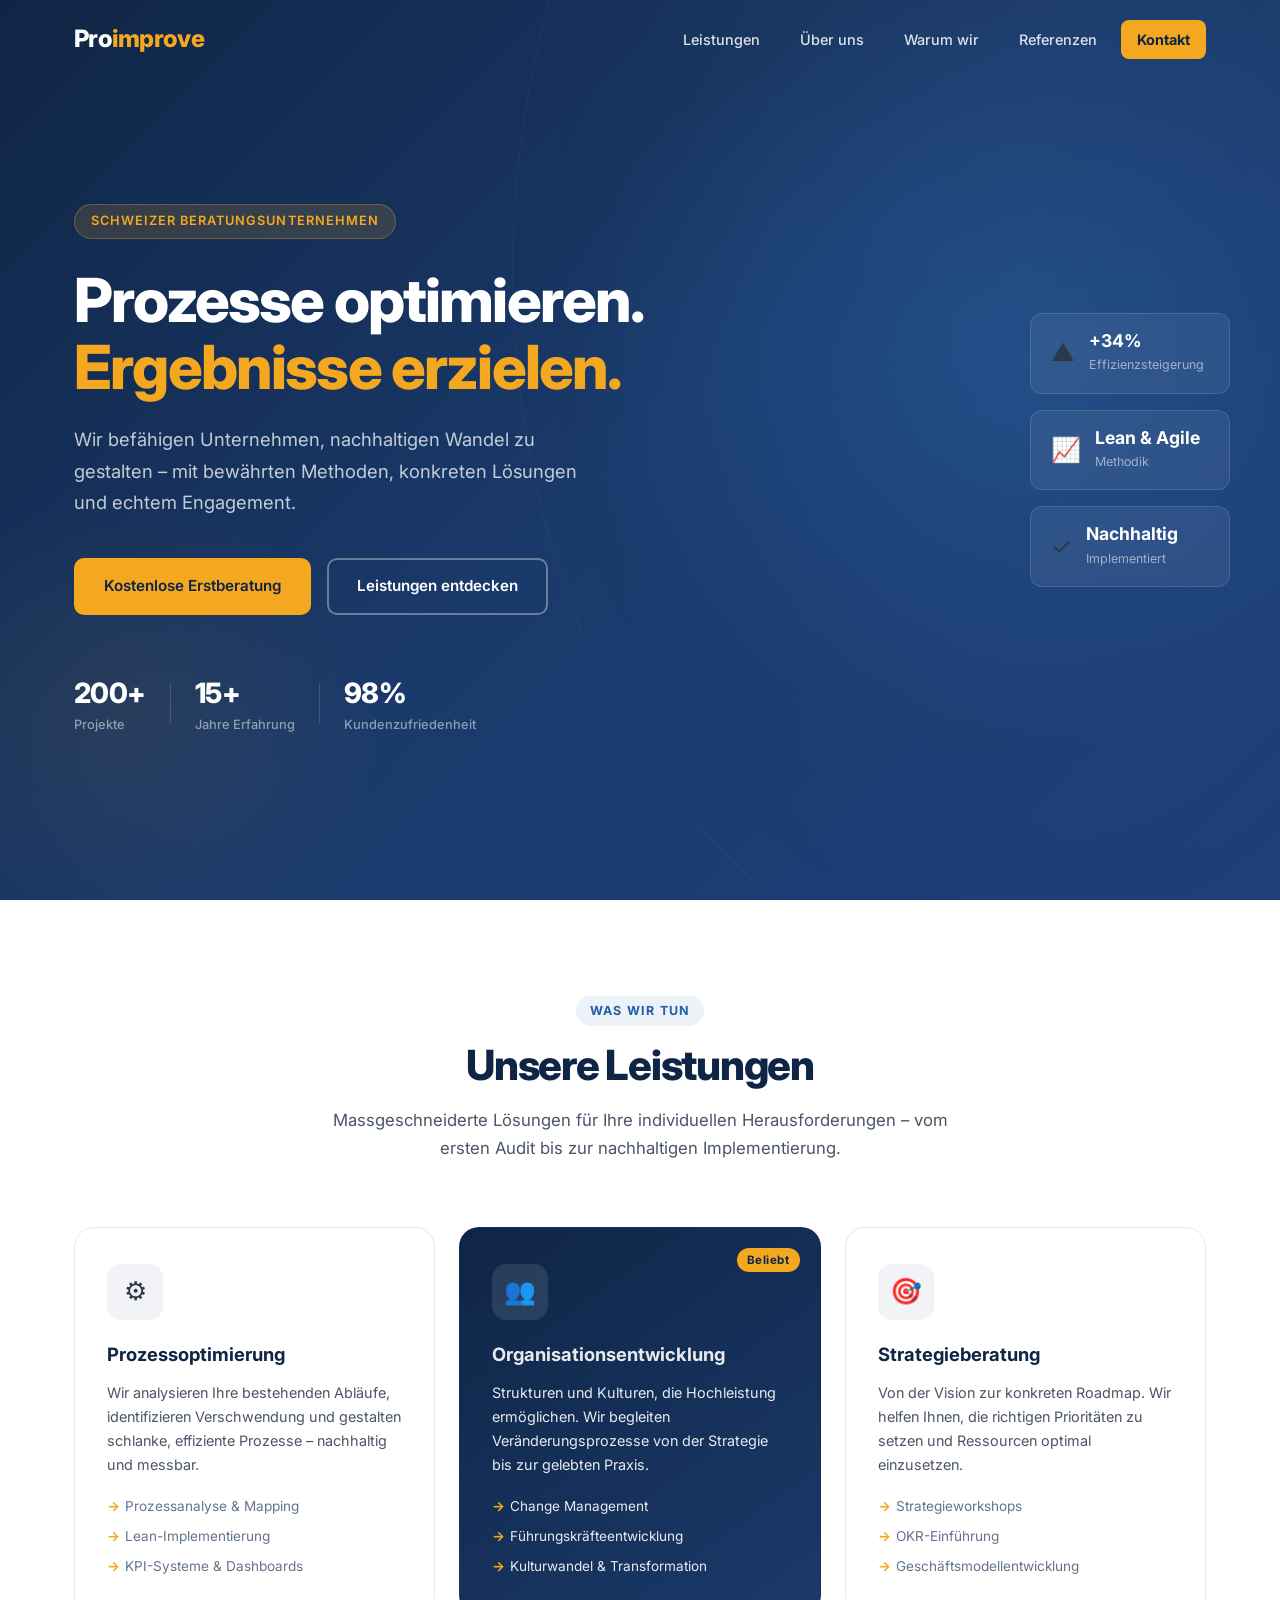
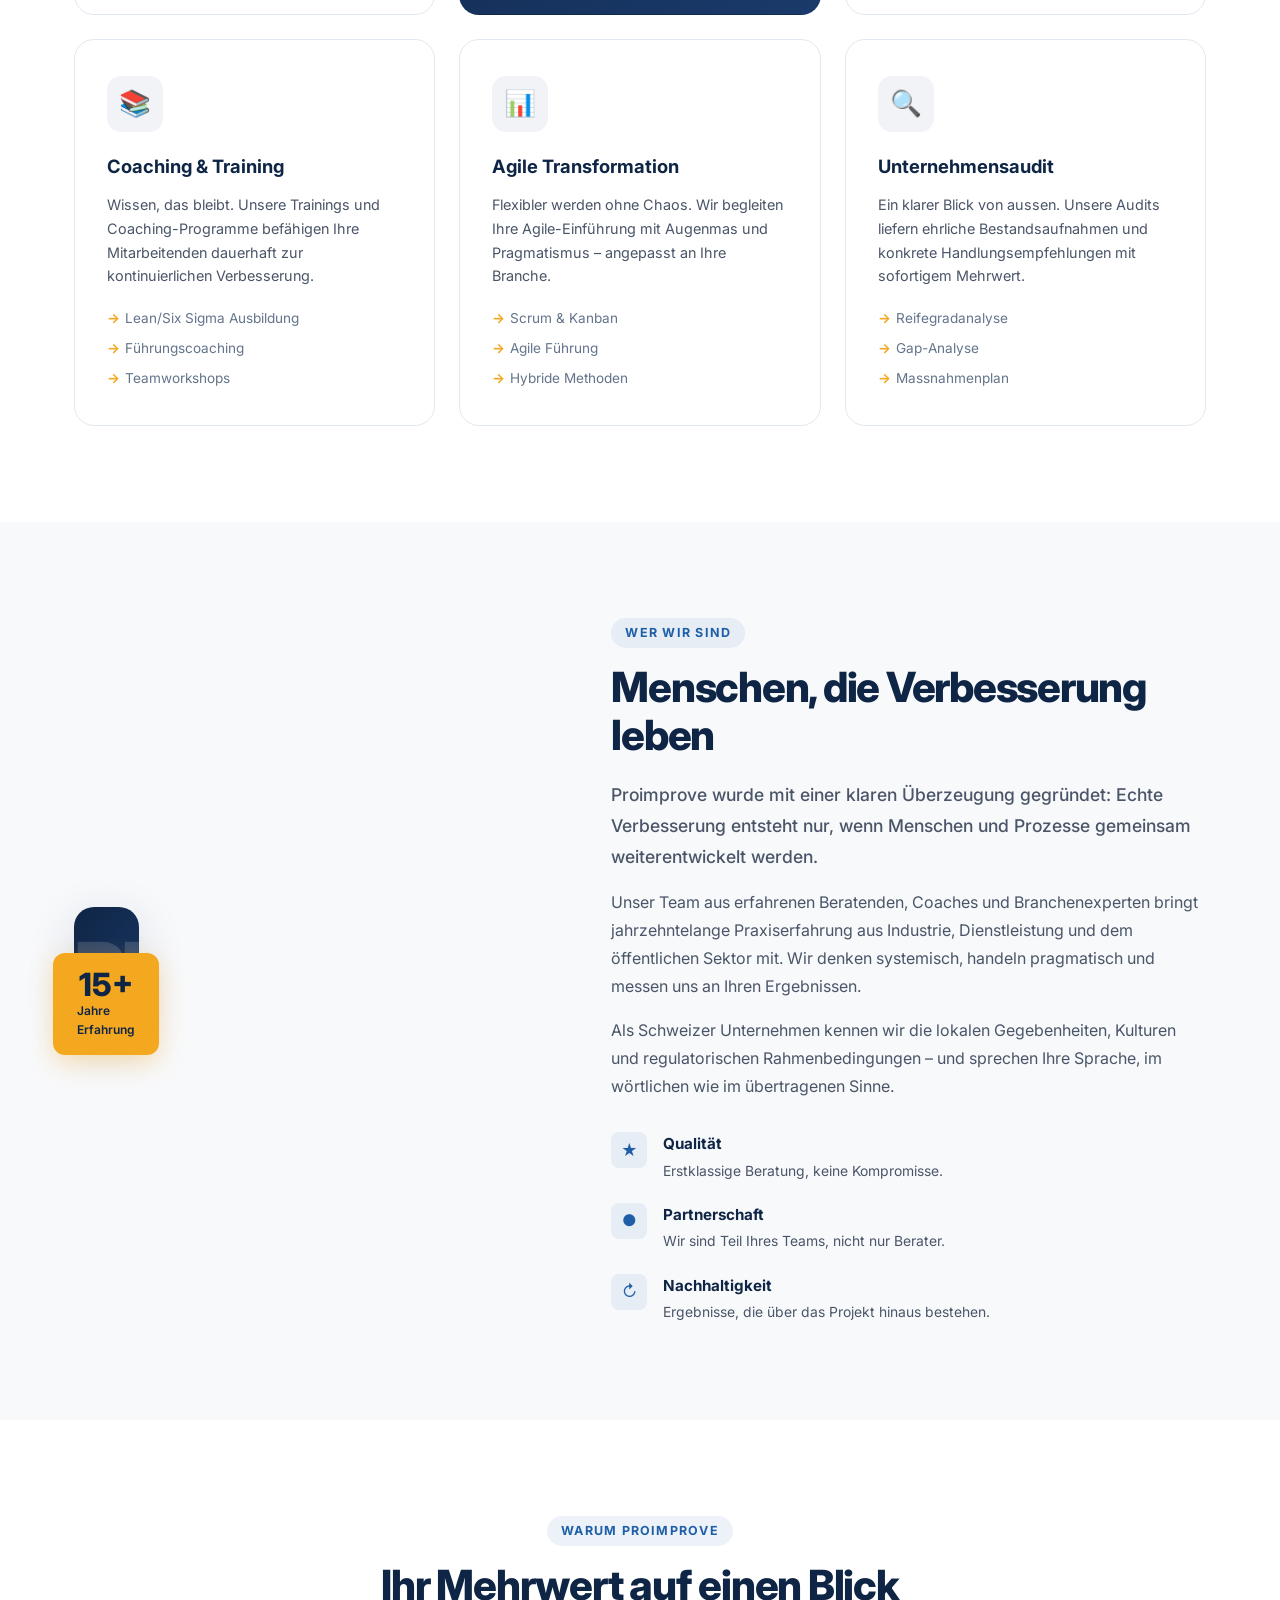
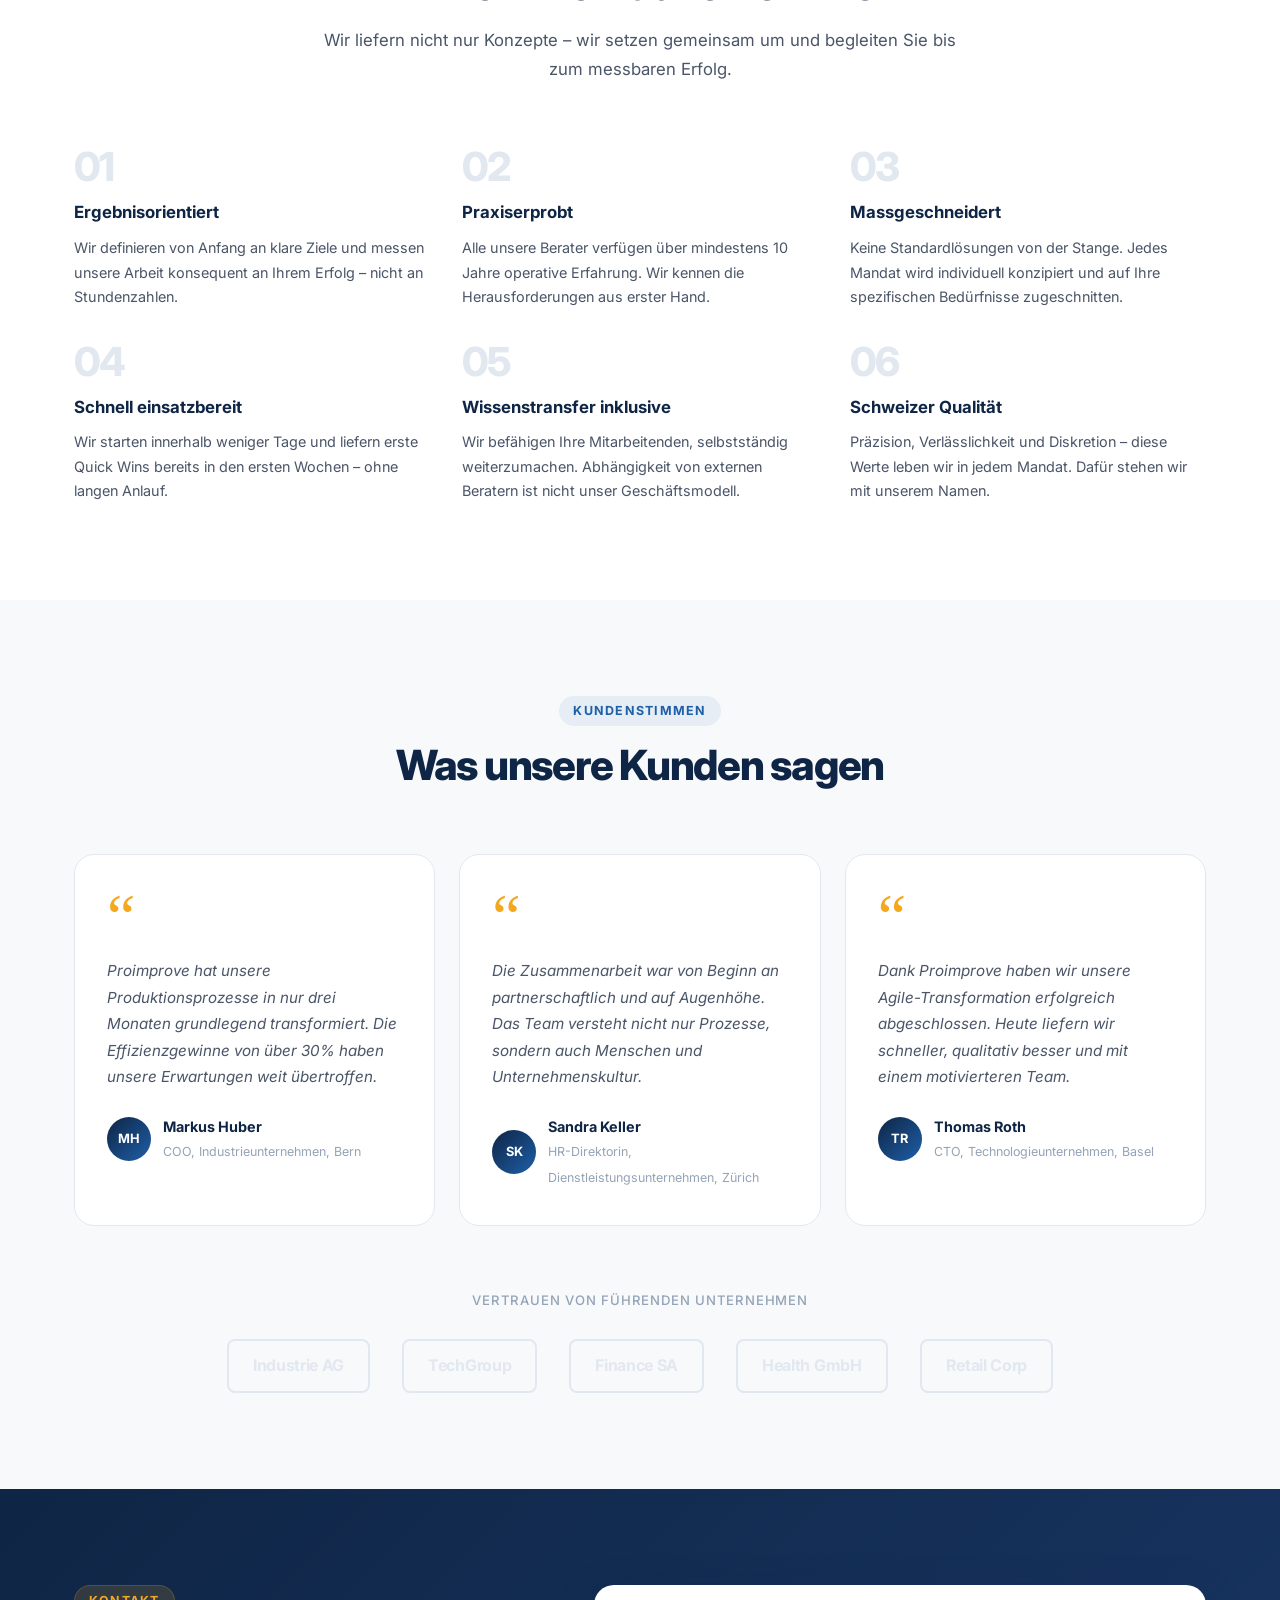
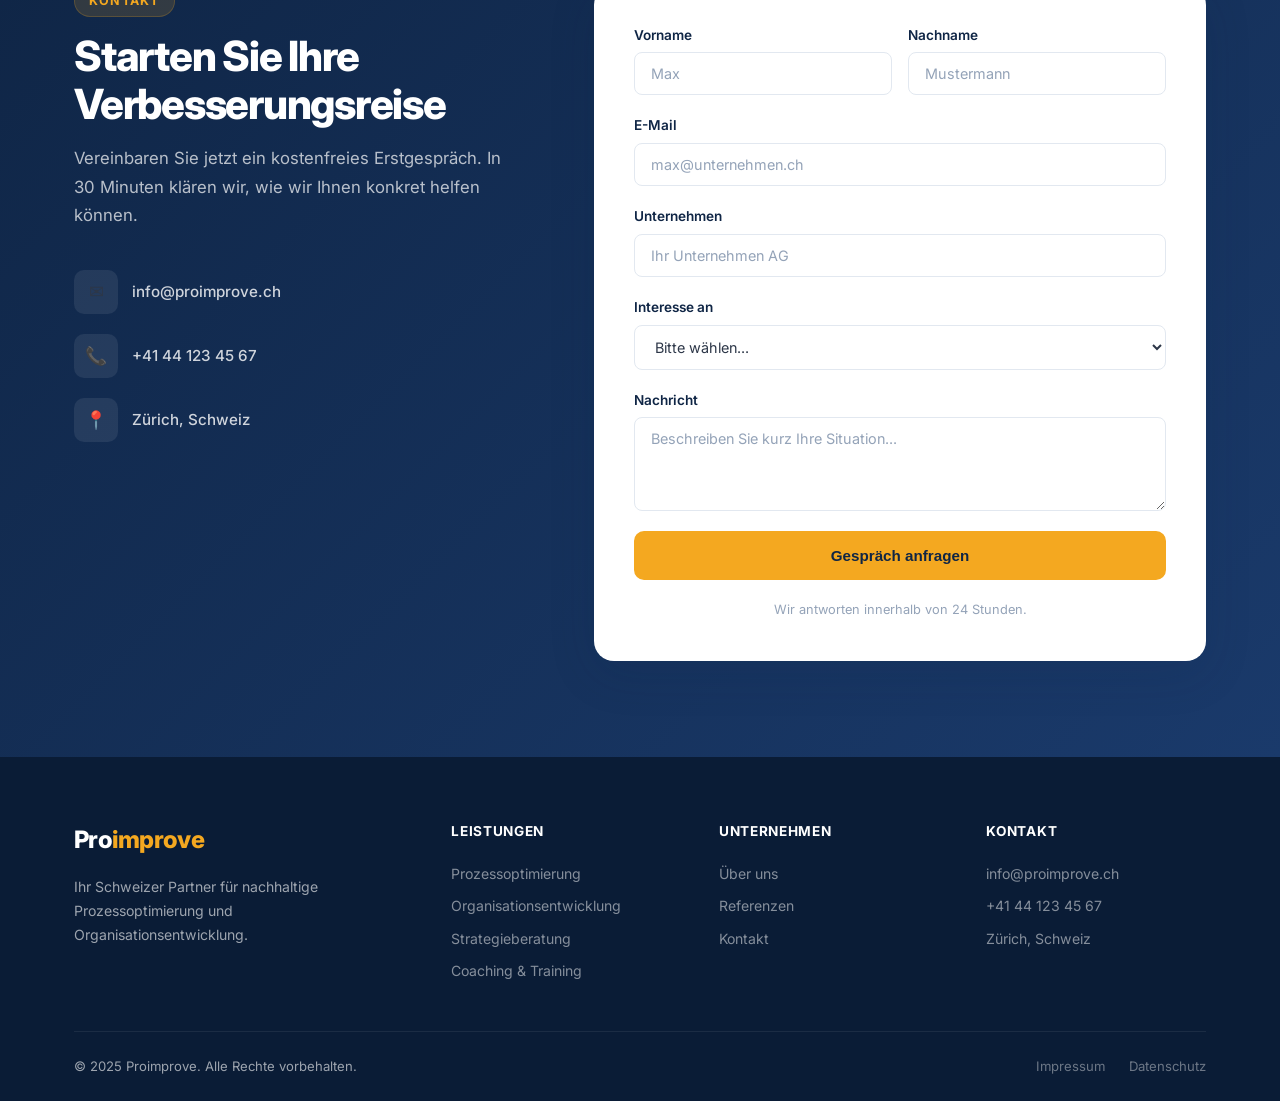
<file: index.html>
<!DOCTYPE html>
<html lang="de">
<head>
  <meta charset="UTF-8" />
  <meta name="viewport" content="width=device-width, initial-scale=1.0" />
  <meta name="description" content="Proimprove – Ihr Partner für nachhaltige Prozessoptimierung, Lean Management und Organisationsentwicklung in der Schweiz." />
  <title>Proimprove – Prozesse. Menschen. Ergebnisse.</title>
  <link rel="stylesheet" href="css/styles.css" />
  <link rel="preconnect" href="https://fonts.googleapis.com" />
  <link rel="preconnect" href="https://fonts.gstatic.com" crossorigin />
  <link href="https://fonts.googleapis.com/css2?family=Inter:wght@300;400;500;600;700;800&display=swap" rel="stylesheet" />
</head>
<body>

  <!-- Navigation -->
  <header class="nav-header" id="nav-header">
    <nav class="nav-container">
      <a href="#hero" class="nav-logo">
        <span class="logo-pro">Pro</span><span class="logo-improve">improve</span>
      </a>
      <ul class="nav-links" id="nav-links">
        <li><a href="#leistungen">Leistungen</a></li>
        <li><a href="#ueber-uns">Über uns</a></li>
        <li><a href="#vorteile">Warum wir</a></li>
        <li><a href="#referenzen">Referenzen</a></li>
        <li><a href="#kontakt" class="nav-cta">Kontakt</a></li>
      </ul>
      <button class="hamburger" id="hamburger" aria-label="Menü öffnen">
        <span></span><span></span><span></span>
      </button>
    </nav>
  </header>

  <!-- Hero -->
  <section class="hero" id="hero">
    <div class="hero-bg"></div>
    <div class="hero-content">
      <span class="hero-badge">Schweizer Beratungsunternehmen</span>
      <h1 class="hero-title">
        Prozesse optimieren.<br />
        <span class="hero-accent">Ergebnisse erzielen.</span>
      </h1>
      <p class="hero-subtitle">
        Wir befähigen Unternehmen, nachhaltigen Wandel zu gestalten –
        mit bewährten Methoden, konkreten Lösungen und echtem Engagement.
      </p>
      <div class="hero-actions">
        <a href="#kontakt" class="btn btn-primary">Kostenlose Erstberatung</a>
        <a href="#leistungen" class="btn btn-secondary">Leistungen entdecken</a>
      </div>
      <div class="hero-stats">
        <div class="stat">
          <span class="stat-number">200+</span>
          <span class="stat-label">Projekte</span>
        </div>
        <div class="stat-divider"></div>
        <div class="stat">
          <span class="stat-number">15+</span>
          <span class="stat-label">Jahre Erfahrung</span>
        </div>
        <div class="stat-divider"></div>
        <div class="stat">
          <span class="stat-number">98%</span>
          <span class="stat-label">Kundenzufriedenheit</span>
        </div>
      </div>
    </div>
    <div class="hero-visual">
      <div class="hero-card card-1">
        <div class="card-icon">&#9650;</div>
        <div class="card-text">
          <strong>+34%</strong>
          <span>Effizienzsteigerung</span>
        </div>
      </div>
      <div class="hero-card card-2">
        <div class="card-icon">&#128200;</div>
        <div class="card-text">
          <strong>Lean &amp; Agile</strong>
          <span>Methodik</span>
        </div>
      </div>
      <div class="hero-card card-3">
        <div class="card-icon">&#10003;</div>
        <div class="card-text">
          <strong>Nachhaltig</strong>
          <span>Implementiert</span>
        </div>
      </div>
    </div>
  </section>

  <!-- Leistungen -->
  <section class="section" id="leistungen">
    <div class="container">
      <div class="section-header">
        <span class="section-tag">Was wir tun</span>
        <h2 class="section-title">Unsere Leistungen</h2>
        <p class="section-sub">Massgeschneiderte Lösungen für Ihre individuellen Herausforderungen – vom ersten Audit bis zur nachhaltigen Implementierung.</p>
      </div>
      <div class="services-grid">
        <div class="service-card" data-animate>
          <div class="service-icon">&#9881;</div>
          <h3>Prozessoptimierung</h3>
          <p>Wir analysieren Ihre bestehenden Abläufe, identifizieren Verschwendung und gestalten schlanke, effiziente Prozesse – nachhaltig und messbar.</p>
          <ul class="service-list">
            <li>Prozessanalyse &amp; Mapping</li>
            <li>Lean-Implementierung</li>
            <li>KPI-Systeme &amp; Dashboards</li>
          </ul>
        </div>
        <div class="service-card featured" data-animate>
          <div class="service-badge">Beliebt</div>
          <div class="service-icon">&#128101;</div>
          <h3>Organisationsentwicklung</h3>
          <p>Strukturen und Kulturen, die Hochleistung ermöglichen. Wir begleiten Veränderungsprozesse von der Strategie bis zur gelebten Praxis.</p>
          <ul class="service-list">
            <li>Change Management</li>
            <li>Führungskräfteentwicklung</li>
            <li>Kulturwandel &amp; Transformation</li>
          </ul>
        </div>
        <div class="service-card" data-animate>
          <div class="service-icon">&#127919;</div>
          <h3>Strategieberatung</h3>
          <p>Von der Vision zur konkreten Roadmap. Wir helfen Ihnen, die richtigen Prioritäten zu setzen und Ressourcen optimal einzusetzen.</p>
          <ul class="service-list">
            <li>Strategieworkshops</li>
            <li>OKR-Einführung</li>
            <li>Geschäftsmodellentwicklung</li>
          </ul>
        </div>
        <div class="service-card" data-animate>
          <div class="service-icon">&#128218;</div>
          <h3>Coaching &amp; Training</h3>
          <p>Wissen, das bleibt. Unsere Trainings und Coaching-Programme befähigen Ihre Mitarbeitenden dauerhaft zur kontinuierlichen Verbesserung.</p>
          <ul class="service-list">
            <li>Lean/Six Sigma Ausbildung</li>
            <li>Führungscoaching</li>
            <li>Teamworkshops</li>
          </ul>
        </div>
        <div class="service-card" data-animate>
          <div class="service-icon">&#128202;</div>
          <h3>Agile Transformation</h3>
          <p>Flexibler werden ohne Chaos. Wir begleiten Ihre Agile-Einführung mit Augenmas und Pragmatismus – angepasst an Ihre Branche.</p>
          <ul class="service-list">
            <li>Scrum &amp; Kanban</li>
            <li>Agile Führung</li>
            <li>Hybride Methoden</li>
          </ul>
        </div>
        <div class="service-card" data-animate>
          <div class="service-icon">&#128269;</div>
          <h3>Unternehmensaudit</h3>
          <p>Ein klarer Blick von aussen. Unsere Audits liefern ehrliche Bestandsaufnahmen und konkrete Handlungsempfehlungen mit sofortigem Mehrwert.</p>
          <ul class="service-list">
            <li>Reifegradanalyse</li>
            <li>Gap-Analyse</li>
            <li>Massnahmenplan</li>
          </ul>
        </div>
      </div>
    </div>
  </section>

  <!-- Über uns -->
  <section class="section section-alt" id="ueber-uns">
    <div class="container">
      <div class="about-layout">
        <div class="about-visual">
          <div class="about-image-wrap">
            <div class="about-image-placeholder">
              <div class="about-initials">PI</div>
            </div>
            <div class="about-badge-wrap">
              <div class="about-badge">
                <span class="badge-num">15+</span>
                <span class="badge-txt">Jahre Erfahrung</span>
              </div>
            </div>
          </div>
        </div>
        <div class="about-content">
          <span class="section-tag">Wer wir sind</span>
          <h2 class="section-title">Menschen, die Verbesserung leben</h2>
          <p class="about-lead">Proimprove wurde mit einer klaren Überzeugung gegründet: Echte Verbesserung entsteht nur, wenn Menschen und Prozesse gemeinsam weiterentwickelt werden.</p>
          <p>Unser Team aus erfahrenen Beratenden, Coaches und Branchenexperten bringt jahrzehntelange Praxiserfahrung aus Industrie, Dienstleistung und dem öffentlichen Sektor mit. Wir denken systemisch, handeln pragmatisch und messen uns an Ihren Ergebnissen.</p>
          <p>Als Schweizer Unternehmen kennen wir die lokalen Gegebenheiten, Kulturen und regulatorischen Rahmenbedingungen – und sprechen Ihre Sprache, im wörtlichen wie im übertragenen Sinne.</p>
          <div class="about-values">
            <div class="value">
              <div class="value-icon">&#9733;</div>
              <div>
                <strong>Qualität</strong>
                <p>Erstklassige Beratung, keine Kompromisse.</p>
              </div>
            </div>
            <div class="value">
              <div class="value-icon">&#9679;</div>
              <div>
                <strong>Partnerschaft</strong>
                <p>Wir sind Teil Ihres Teams, nicht nur Berater.</p>
              </div>
            </div>
            <div class="value">
              <div class="value-icon">&#8635;</div>
              <div>
                <strong>Nachhaltigkeit</strong>
                <p>Ergebnisse, die über das Projekt hinaus bestehen.</p>
              </div>
            </div>
          </div>
        </div>
      </div>
    </div>
  </section>

  <!-- Vorteile -->
  <section class="section" id="vorteile">
    <div class="container">
      <div class="section-header">
        <span class="section-tag">Warum Proimprove</span>
        <h2 class="section-title">Ihr Mehrwert auf einen Blick</h2>
        <p class="section-sub">Wir liefern nicht nur Konzepte – wir setzen gemeinsam um und begleiten Sie bis zum messbaren Erfolg.</p>
      </div>
      <div class="advantages-grid">
        <div class="advantage" data-animate>
          <div class="adv-number">01</div>
          <h3>Ergebnisorientiert</h3>
          <p>Wir definieren von Anfang an klare Ziele und messen unsere Arbeit konsequent an Ihrem Erfolg – nicht an Stundenzahlen.</p>
        </div>
        <div class="advantage" data-animate>
          <div class="adv-number">02</div>
          <h3>Praxiserprobt</h3>
          <p>Alle unsere Berater verfügen über mindestens 10 Jahre operative Erfahrung. Wir kennen die Herausforderungen aus erster Hand.</p>
        </div>
        <div class="advantage" data-animate>
          <div class="adv-number">03</div>
          <h3>Massgeschneidert</h3>
          <p>Keine Standardlösungen von der Stange. Jedes Mandat wird individuell konzipiert und auf Ihre spezifischen Bedürfnisse zugeschnitten.</p>
        </div>
        <div class="advantage" data-animate>
          <div class="adv-number">04</div>
          <h3>Schnell einsatzbereit</h3>
          <p>Wir starten innerhalb weniger Tage und liefern erste Quick Wins bereits in den ersten Wochen – ohne langen Anlauf.</p>
        </div>
        <div class="advantage" data-animate>
          <div class="adv-number">05</div>
          <h3>Wissenstransfer inklusive</h3>
          <p>Wir befähigen Ihre Mitarbeitenden, selbstständig weiterzumachen. Abhängigkeit von externen Beratern ist nicht unser Geschäftsmodell.</p>
        </div>
        <div class="advantage" data-animate>
          <div class="adv-number">06</div>
          <h3>Schweizer Qualität</h3>
          <p>Präzision, Verlässlichkeit und Diskretion – diese Werte leben wir in jedem Mandat. Dafür stehen wir mit unserem Namen.</p>
        </div>
      </div>
    </div>
  </section>

  <!-- Referenzen -->
  <section class="section section-alt" id="referenzen">
    <div class="container">
      <div class="section-header">
        <span class="section-tag">Kundenstimmen</span>
        <h2 class="section-title">Was unsere Kunden sagen</h2>
      </div>
      <div class="testimonials-grid">
        <div class="testimonial" data-animate>
          <div class="testimonial-quote">&#8220;</div>
          <p>Proimprove hat unsere Produktionsprozesse in nur drei Monaten grundlegend transformiert. Die Effizienzgewinne von über 30% haben unsere Erwartungen weit übertroffen.</p>
          <div class="testimonial-author">
            <div class="author-avatar">MH</div>
            <div>
              <strong>Markus Huber</strong>
              <span>COO, Industrieunternehmen, Bern</span>
            </div>
          </div>
        </div>
        <div class="testimonial" data-animate>
          <div class="testimonial-quote">&#8220;</div>
          <p>Die Zusammenarbeit war von Beginn an partnerschaftlich und auf Augenhöhe. Das Team versteht nicht nur Prozesse, sondern auch Menschen und Unternehmenskultur.</p>
          <div class="testimonial-author">
            <div class="author-avatar">SK</div>
            <div>
              <strong>Sandra Keller</strong>
              <span>HR-Direktorin, Dienstleistungsunternehmen, Zürich</span>
            </div>
          </div>
        </div>
        <div class="testimonial" data-animate>
          <div class="testimonial-quote">&#8220;</div>
          <p>Dank Proimprove haben wir unsere Agile-Transformation erfolgreich abgeschlossen. Heute liefern wir schneller, qualitativ besser und mit einem motivierteren Team.</p>
          <div class="testimonial-author">
            <div class="author-avatar">TR</div>
            <div>
              <strong>Thomas Roth</strong>
              <span>CTO, Technologieunternehmen, Basel</span>
            </div>
          </div>
        </div>
      </div>
      <div class="client-logos">
        <p class="logos-label">Vertrauen von führenden Unternehmen</p>
        <div class="logos-row">
          <div class="logo-placeholder">Industrie AG</div>
          <div class="logo-placeholder">TechGroup</div>
          <div class="logo-placeholder">Finance SA</div>
          <div class="logo-placeholder">Health GmbH</div>
          <div class="logo-placeholder">Retail Corp</div>
        </div>
      </div>
    </div>
  </section>

  <!-- Kontakt -->
  <section class="section section-contact" id="kontakt">
    <div class="container">
      <div class="contact-layout">
        <div class="contact-info">
          <span class="section-tag section-tag-light">Kontakt</span>
          <h2 class="section-title section-title-light">Starten Sie Ihre Verbesserungsreise</h2>
          <p class="contact-lead">Vereinbaren Sie jetzt ein kostenfreies Erstgespräch. In 30 Minuten klären wir, wie wir Ihnen konkret helfen können.</p>
          <div class="contact-details">
            <div class="contact-item">
              <div class="contact-icon">&#9993;</div>
              <a href="mailto:info@proimprove.ch">info@proimprove.ch</a>
            </div>
            <div class="contact-item">
              <div class="contact-icon">&#128222;</div>
              <a href="tel:+41441234567">+41 44 123 45 67</a>
            </div>
            <div class="contact-item">
              <div class="contact-icon">&#128205;</div>
              <span>Zürich, Schweiz</span>
            </div>
          </div>
        </div>
        <div class="contact-form-wrap">
          <form class="contact-form" id="contact-form" novalidate>
            <div class="form-row">
              <div class="form-group">
                <label for="vorname">Vorname</label>
                <input type="text" id="vorname" name="vorname" placeholder="Max" required />
              </div>
              <div class="form-group">
                <label for="nachname">Nachname</label>
                <input type="text" id="nachname" name="nachname" placeholder="Mustermann" required />
              </div>
            </div>
            <div class="form-group">
              <label for="email">E-Mail</label>
              <input type="email" id="email" name="email" placeholder="max@unternehmen.ch" required />
            </div>
            <div class="form-group">
              <label for="unternehmen">Unternehmen</label>
              <input type="text" id="unternehmen" name="unternehmen" placeholder="Ihr Unternehmen AG" />
            </div>
            <div class="form-group">
              <label for="interesse">Interesse an</label>
              <select id="interesse" name="interesse">
                <option value="">Bitte wählen...</option>
                <option>Prozessoptimierung</option>
                <option>Organisationsentwicklung</option>
                <option>Strategieberatung</option>
                <option>Coaching &amp; Training</option>
                <option>Agile Transformation</option>
                <option>Unternehmensaudit</option>
              </select>
            </div>
            <div class="form-group">
              <label for="nachricht">Nachricht</label>
              <textarea id="nachricht" name="nachricht" rows="4" placeholder="Beschreiben Sie kurz Ihre Situation..."></textarea>
            </div>
            <button type="submit" class="btn btn-primary btn-full">
              Gespräch anfragen
            </button>
            <p class="form-note">Wir antworten innerhalb von 24 Stunden.</p>
          </form>
          <div class="form-success" id="form-success" hidden>
            <div class="success-icon">&#10003;</div>
            <h3>Vielen Dank!</h3>
            <p>Wir haben Ihre Anfrage erhalten und melden uns innerhalb von 24 Stunden bei Ihnen.</p>
          </div>
        </div>
      </div>
    </div>
  </section>

  <!-- Footer -->
  <footer class="footer">
    <div class="container">
      <div class="footer-grid">
        <div class="footer-brand">
          <div class="nav-logo">
            <span class="logo-pro">Pro</span><span class="logo-improve">improve</span>
          </div>
          <p>Ihr Schweizer Partner für nachhaltige Prozessoptimierung und Organisationsentwicklung.</p>
        </div>
        <div class="footer-col">
          <h4>Leistungen</h4>
          <ul>
            <li><a href="#leistungen">Prozessoptimierung</a></li>
            <li><a href="#leistungen">Organisationsentwicklung</a></li>
            <li><a href="#leistungen">Strategieberatung</a></li>
            <li><a href="#leistungen">Coaching &amp; Training</a></li>
          </ul>
        </div>
        <div class="footer-col">
          <h4>Unternehmen</h4>
          <ul>
            <li><a href="#ueber-uns">Über uns</a></li>
            <li><a href="#referenzen">Referenzen</a></li>
            <li><a href="#kontakt">Kontakt</a></li>
          </ul>
        </div>
        <div class="footer-col">
          <h4>Kontakt</h4>
          <ul>
            <li><a href="mailto:info@proimprove.ch">info@proimprove.ch</a></li>
            <li><a href="tel:+41441234567">+41 44 123 45 67</a></li>
            <li>Zürich, Schweiz</li>
          </ul>
        </div>
      </div>
      <div class="footer-bottom">
        <p>&copy; 2025 Proimprove. Alle Rechte vorbehalten.</p>
        <div class="footer-legal">
          <a href="#">Impressum</a>
          <a href="#">Datenschutz</a>
        </div>
      </div>
    </div>
  </footer>

  <script src="js/main.js"></script>
</body>
</html>
</file>
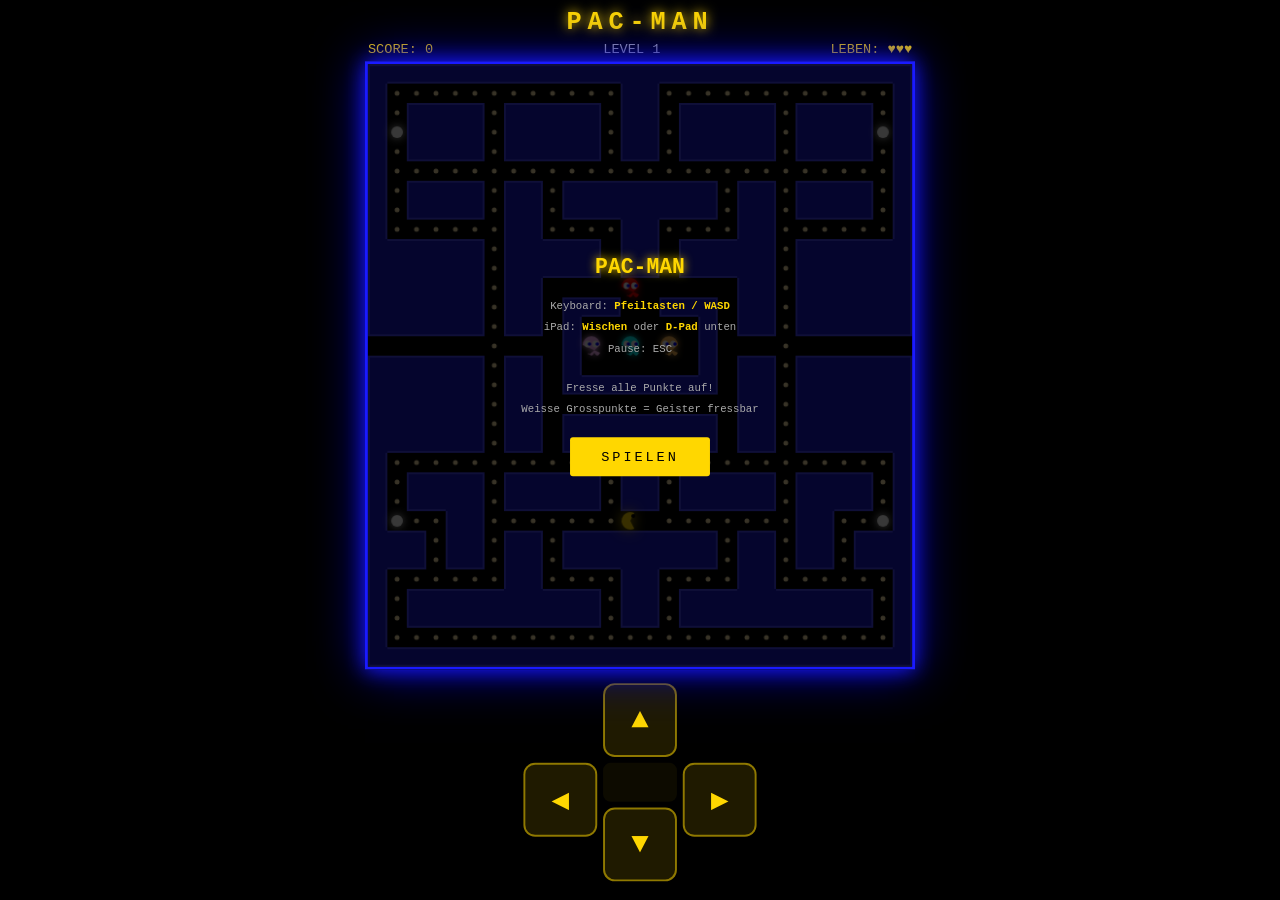
<file: pacman.html>
<!DOCTYPE html>
<html lang="de">
<head>
<meta charset="UTF-8">
<meta name="viewport" content="width=device-width, initial-scale=1.0, maximum-scale=1.0, user-scalable=no">
<meta name="apple-mobile-web-app-capable" content="yes">
<title>Pacman</title>
<style>
* { margin:0; padding:0; box-sizing:border-box; }
html,body { background:#000; width:100%; height:100%; overflow:hidden; touch-action:none; }
body { display:flex; justify-content:center; align-items:flex-start; font-family:'Courier New',monospace; color:#fff; }
#gc { display:flex; flex-direction:column; align-items:center; transform-origin:top center; padding:8px 0; }
h1 { color:#FFD700; font-size:26px; letter-spacing:6px; text-shadow:0 0 12px #FFD700; margin-bottom:5px; }
#hud { display:flex; justify-content:space-between; width:560px; margin-bottom:4px; font-size:14px; }
#wrap { position:relative; border:3px solid #1a1aff; box-shadow:0 0 20px #1a1aff,0 0 50px #0000aa; }
canvas { display:block; }
#ov { position:absolute; inset:0; display:flex; flex-direction:column; align-items:center; justify-content:center; background:rgba(0,0,0,.78); z-index:10; }
#ov h2 { font-size:22px; color:#FFD700; text-shadow:0 0 10px #FFD700; margin-bottom:16px; }
#ov p { font-size:11px; color:#aaa; line-height:2; text-align:center; margin-bottom:18px; }
#ov .big { font-size:16px; color:#FFD700; margin-bottom:8px; }
.ov-btn { background:#FFD700; color:#000; border:none; padding:12px 32px; font-size:14px; font-family:inherit; cursor:pointer; letter-spacing:3px; border-radius:3px; touch-action:manipulation; }
.ov-btn:active { background:#fff; }
/* D-pad */
#dpad { display:grid; grid-template-areas:'. u .' 'l m r' '. d .'; grid-template-columns:76px 76px 76px; grid-template-rows:76px 40px 76px; gap:6px; margin-top:14px; user-select:none; -webkit-user-select:none; }
#dpad-u { grid-area:u; } #dpad-d { grid-area:d; } #dpad-l { grid-area:l; } #dpad-r { grid-area:r; }
#dpad-m { grid-area:m; background:rgba(255,215,0,.05); border-radius:8px; }
.dp { width:76px; height:76px; background:rgba(255,215,0,.12); border:2.5px solid rgba(255,215,0,.5); color:#FFD700; font-size:30px; border-radius:12px; display:flex; align-items:center; justify-content:center; cursor:pointer; touch-action:manipulation; -webkit-tap-highlight-color:transparent; transition:background .1s; }
.dp:active, .dp.on { background:rgba(255,215,0,.38); border-color:#FFD700; }
</style>
</head>
<body>
<div id="gc">
<h1>PAC-MAN</h1>
<div id="hud">
  <span style="color:#FFD700">SCORE: <span id="sc">0</span></span>
  <span style="color:#aaa">LEVEL <span id="lv">1</span></span>
  <span style="color:#FFD700">LEBEN: <span id="li">♥♥♥</span></span>
</div>
<div id="wrap">
  <canvas id="c" width="560" height="620"></canvas>
  <div id="ov">
    <h2>PAC-MAN</h2>
    <p>Keyboard: <b style="color:#FFD700">Pfeiltasten / WASD</b><br>
       iPad: <b style="color:#FFD700">Wischen</b> oder <b style="color:#FFD700">D-Pad</b> unten<br>
       Pause: ESC</p>
    <p>Fresse alle Punkte auf!<br>Weisse Grosspunkte = Geister fressbar</p>
    <button class="ov-btn" onclick="startGame()">SPIELEN</button>
  </div>
</div>
<!-- D-Pad for touch -->
<div id="dpad">
  <div id="dpad-u" class="dp">▲</div>
  <div id="dpad-m"></div>
  <div id="dpad-l" class="dp">◀</div>
  <div id="dpad-d" class="dp">▼</div>
  <div id="dpad-r" class="dp">▶</div>
</div>
</div><!-- #gc -->

<script>
const C = document.getElementById('c');
const ctx = C.getContext('2d');
const T = 20, COLS = 28, ROWS = 31;

// 1=wall, 2=dot, 3=power, 4=ghost-house(walkable for ghosts), 5=empty
const BASE = [
  [1,1,1,1,1,1,1,1,1,1,1,1,1,1,1,1,1,1,1,1,1,1,1,1,1,1,1,1],
  [1,2,2,2,2,2,2,2,2,2,2,2,2,1,1,2,2,2,2,2,2,2,2,2,2,2,2,1],
  [1,2,1,1,1,1,2,1,1,1,1,1,2,1,1,2,1,1,1,1,1,2,1,1,1,1,2,1],
  [1,3,1,1,1,1,2,1,1,1,1,1,2,1,1,2,1,1,1,1,1,2,1,1,1,1,3,1],
  [1,2,1,1,1,1,2,1,1,1,1,1,2,1,1,2,1,1,1,1,1,2,1,1,1,1,2,1],
  [1,2,2,2,2,2,2,2,2,2,2,2,2,2,2,2,2,2,2,2,2,2,2,2,2,2,2,1],
  [1,2,1,1,1,1,2,1,1,2,1,1,1,1,1,1,1,1,2,1,1,2,1,1,1,1,2,1],
  [1,2,1,1,1,1,2,1,1,2,1,1,1,1,1,1,1,1,2,1,1,2,1,1,1,1,2,1],
  [1,2,2,2,2,2,2,1,1,2,2,2,2,1,1,2,2,2,2,1,1,2,2,2,2,2,2,1],
  [1,1,1,1,1,1,2,1,1,1,1,1,5,1,1,5,1,1,1,1,1,2,1,1,1,1,1,1],
  [1,1,1,1,1,1,2,1,1,1,1,1,5,1,1,5,1,1,1,1,1,2,1,1,1,1,1,1],
  [1,1,1,1,1,1,2,1,1,5,5,5,5,5,5,5,5,5,5,1,1,2,1,1,1,1,1,1],
  [1,1,1,1,1,1,2,1,1,5,1,1,1,4,4,1,1,1,5,1,1,2,1,1,1,1,1,1],
  [1,1,1,1,1,1,2,1,1,5,1,4,4,4,4,4,4,1,5,1,1,2,1,1,1,1,1,1],
  [5,5,5,5,5,5,2,5,5,5,1,4,4,4,4,4,4,1,5,5,5,2,5,5,5,5,5,5],
  [1,1,1,1,1,1,2,1,1,5,1,4,4,4,4,4,4,1,5,1,1,2,1,1,1,1,1,1],
  [1,1,1,1,1,1,2,1,1,5,1,1,1,1,1,1,1,1,5,1,1,2,1,1,1,1,1,1],
  [1,1,1,1,1,1,2,1,1,5,5,5,5,5,5,5,5,5,5,1,1,2,1,1,1,1,1,1],
  [1,1,1,1,1,1,2,1,1,5,1,1,1,1,1,1,1,1,5,1,1,2,1,1,1,1,1,1],
  [1,1,1,1,1,1,2,1,1,5,1,1,1,1,1,1,1,1,5,1,1,2,1,1,1,1,1,1],
  [1,2,2,2,2,2,2,2,2,2,2,2,2,1,1,2,2,2,2,2,2,2,2,2,2,2,2,1],
  [1,2,1,1,1,1,2,1,1,1,1,1,2,1,1,2,1,1,1,1,1,2,1,1,1,1,2,1],
  [1,2,1,1,1,1,2,1,1,1,1,1,2,1,1,2,1,1,1,1,1,2,1,1,1,1,2,1],
  [1,3,2,2,1,1,2,2,2,2,2,2,2,5,5,2,2,2,2,2,2,2,1,1,2,2,3,1],
  [1,1,1,2,1,1,2,1,1,2,1,1,1,1,1,1,1,1,2,1,1,2,1,1,2,1,1,1],
  [1,1,1,2,1,1,2,1,1,2,1,1,1,1,1,1,1,1,2,1,1,2,1,1,2,1,1,1],
  [1,2,2,2,2,2,2,1,1,2,2,2,2,1,1,2,2,2,2,1,1,2,2,2,2,2,2,1],
  [1,2,1,1,1,1,1,1,1,1,1,1,2,1,1,2,1,1,1,1,1,1,1,1,1,1,2,1],
  [1,2,1,1,1,1,1,1,1,1,1,1,2,1,1,2,1,1,1,1,1,1,1,1,1,1,2,1],
  [1,2,2,2,2,2,2,2,2,2,2,2,2,2,2,2,2,2,2,2,2,2,2,2,2,2,2,1],
  [1,1,1,1,1,1,1,1,1,1,1,1,1,1,1,1,1,1,1,1,1,1,1,1,1,1,1,1],
];

let map=[], totalDots=0, dotsEaten=0, level=1;
let running=false, paused=false, raf=null, lastT=0;
let player, ghosts;
const floaters=[];

// ---- helpers ----
const cx = col => col*T+T/2;
const cy = row => row*T+T/2;
function tileAt(col,row){
  if(row<0||row>=ROWS) return 1;
  col=((col%COLS)+COLS)%COLS;
  return map[row][col];
}
const okPlayer = (c,r) => { const t=tileAt(c,r); return t!==1&&t!==4; };
const okGhost  = (c,r) => tileAt(c,r)!==1;

function initMap(){
  map=BASE.map(r=>[...r]);
  totalDots=dotsEaten=0;
  for(let r=0;r<ROWS;r++) for(let c=0;c<COLS;c++) if(map[r][c]===2||map[r][c]===3) totalDots++;
}

// ---- player ----
function mkPlayer(){
  return {
    col:13, row:23, x:cx(13), y:cy(23),
    dir:{x:0,y:0}, want:{x:-1,y:0},
    tCol:13, tRow:23, moving:false,
    speed:2.4,
    score:0, lives:3,
    dying:false, dyingT:0,
    mouth:0.35, mouthD:1,
    powerT:0
  };
}

function pickPlayerNext(p){
  // try want dir
  const tryDir=(d)=>{
    if(!d.x&&!d.y) return false;
    let nc=(((p.col+d.x)%COLS)+COLS)%COLS, nr=p.row+d.y;
    if(!okPlayer(nc,nr)) return false;
    p.dir={...d}; p.tCol=nc; p.tRow=nr; p.moving=true;
    return true;
  };
  if(!tryDir(p.want)) tryDir(p.dir);
}

function movePlayer(dt){
  const p=player;
  if(p.dying){
    p.dyingT-=dt;
    if(p.dyingT<=0){
      p.lives--;
      updateHUD();
      if(p.lives<=0){gameOver();return;}
      respawn();
    }
    return;
  }

  const step=p.speed*T*dt;

  if(p.moving){
    const tx=cx(p.tCol), ty=cy(p.tRow);
    // compute shortest path (handles tunnel)
    let dx=tx-p.x, dy=ty-p.y;
    if(Math.abs(dx)>COLS*T/2) dx=dx>0?dx-COLS*T:dx+COLS*T;
    const dist=Math.sqrt(dx*dx+dy*dy);

    if(dist<=step){
      p.x=tx; p.y=ty;
      // wrap pixel
      if(p.x<0) p.x+=COLS*T; if(p.x>=COLS*T) p.x-=COLS*T;
      p.col=p.tCol; p.row=p.tRow;
      eatTile(p.col,p.row);
      p.moving=false;
      pickPlayerNext(p);
    } else {
      p.x+=dx/dist*step; p.y+=dy/dist*step;
      if(p.x<-T) p.x+=COLS*T; if(p.x>=(COLS+1)*T) p.x-=COLS*T;
    }
  } else {
    pickPlayerNext(p);
  }

  p.mouth+=p.mouthD*dt*3.5;
  if(p.mouth>0.38){p.mouth=0.38;p.mouthD=-1;}
  if(p.mouth<0.02){p.mouth=0.02;p.mouthD=1;}
  if(p.powerT>0) p.powerT-=dt;
}

function eatTile(col,row){
  const t=tileAt(col,row);
  if(t===2){ map[row][col]=5; player.score+=10; dotsEaten++; updateHUD(); }
  else if(t===3){ map[row][col]=5; player.score+=50; dotsEaten++; updateHUD(); powerUp(); }
}

function respawn(){
  const p=player;
  p.col=13; p.row=23; p.x=cx(13); p.y=cy(23);
  p.dir={x:0,y:0}; p.want={x:-1,y:0};
  p.tCol=13; p.tRow=23; p.moving=false;
  p.dying=false; p.dyingT=0;
}

function killPlayer(){
  if(player.dying) return;
  player.dying=true; player.dyingT=2;
  player.dir={x:0,y:0}; player.moving=false;
}

// ---- power pellet ----
function powerUp(){
  const dur=Math.max(4,8-(level-1)*0.5);
  player.powerT=dur;
  ghosts.forEach(g=>{
    if(g.inHouse||g.mode==='eaten') return;
    g.prevMode=g.mode; g.prevModeT=g.modeT; // save to restore after frightened
    g.mode='frightened'; g.modeT=dur;
    g.dir={x:-g.dir.x,y:-g.dir.y}; g.moving=false;
  });
}

// ---- ghosts ----
const GHOST_DEF=[
  {col:13,row:11,color:'#FF0000',delay:0,  outside:true },
  {col:11,row:14,color:'#FFB8FF',delay:80, outside:false},
  {col:13,row:14,color:'#00FFFF',delay:160,outside:false},
  {col:15,row:14,color:'#FFB852',delay:240,outside:false},
];
const CORNERS=[{col:25,row:0},{col:2,row:0},{col:27,row:30},{col:0,row:30}];

function mkGhosts(){
  return GHOST_DEF.map((d,i)=>({
    col:d.col, row:d.row, x:cx(d.col), y:cy(d.row),
    dir:{x:1,y:0},
    tCol:d.col, tRow:d.row, moving:false,
    color:d.color, idx:i,
    speed:1.8,
    mode:'chase', modeT:20,  // start chasing immediately
    inHouse:!d.outside, houseT:d.delay,
    bounceDir:1,
  }));
}

function ghostTarget(g){
  const pc=player.col, pr=player.row;
  if(g.mode==='scatter') return CORNERS[g.idx];
  switch(g.idx){
    case 0: return {col:pc, row:pr};
    case 1: return {col:pc+player.dir.x*4, row:pr+player.dir.y*4};
    case 2: return {col:Math.max(0,pc-2), row:Math.max(0,pr-2)};
    default:{
      const dx=pc-g.col, dy=pr-g.row;
      return dx*dx+dy*dy<64 ? CORNERS[3] : {col:pc,row:pr};
    }
  }
}

function pickGhostNext(g){
  const DIRS=[{x:1,y:0},{x:-1,y:0},{x:0,y:1},{x:0,y:-1}];
  const valid=DIRS.filter(d=>{
    if(d.x===-g.dir.x&&d.y===-g.dir.y) return false;
    const nc=g.col+d.x, nr=g.row+d.y;
    if(!okGhost(nc,nr)) return false;
    if(tileAt(nc,nr)===4&&g.mode!=='eaten') return false;
    return true;
  });
  if(!valid.length){
    // dead end: reverse
    const nc=g.col-g.dir.x, nr=g.row-g.dir.y;
    if(okGhost(nc,nr)){ g.dir={x:-g.dir.x,y:-g.dir.y}; g.tCol=nc; g.tRow=nr; g.moving=true; }
    return;
  }
  let best;
  if(g.mode==='frightened'){
    best=valid[Math.floor(Math.random()*valid.length)];
  } else {
    const tgt=ghostTarget(g);
    let bestD=Infinity;
    for(const d of valid){
      const nc=g.col+d.x, nr=g.row+d.y;
      const dist=(nc-tgt.col)**2+(nr-tgt.row)**2;
      if(dist<bestD){ bestD=dist; best=d; }
    }
  }
  g.dir=best; g.tCol=g.col+best.x; g.tRow=g.row+best.y; g.moving=true;
}

function updateGhost(g,dt){
  if(g.inHouse){
    g.houseT-=dt*60;
    g.y+=g.bounceDir*0.6;
    if(g.y>cy(15)) g.bounceDir=-1;
    if(g.y<cy(13)) g.bounceDir=1;
    if(g.houseT<=0){
      g.inHouse=false;
      g.col=13; g.row=11; g.x=cx(13); g.y=cy(11);
      g.tCol=13; g.tRow=11; g.moving=false;
    }
    return;
  }

  if(g.mode==='eaten'){
    g.speed=5;
    // target: house entrance
    const tgt={col:13,row:14};
    if(!g.moving) pickGhostToTarget(g,tgt,true);
    moveGhostPixels(g,dt);
    if(!g.moving){
      const dist=(g.col-tgt.col)**2+(g.row-tgt.row)**2;
      if(dist<=1){
        g.mode='chase'; g.modeT=20;
        g.speed=1.8+(level-1)*0.1;
        g.inHouse=true; g.houseT=60;
      } else pickGhostToTarget(g,tgt,true);
    }
    return;
  }

  if(g.mode==='frightened'){
    g.modeT-=dt;
    if(g.modeT<=0){
      g.mode=g.prevMode||'chase';
      g.modeT=Math.max(1, g.prevModeT||20);
      g.moving=false;
    }
    g.speed=1.0;
    if(!g.moving) pickGhostNext(g);
    moveGhostPixels(g,dt);
    return;
  }

  g.modeT-=dt;
  if(g.modeT<=0){
    g.mode=g.mode==='chase'?'scatter':'chase';
    g.modeT=g.mode==='scatter'?5:20;
    g.dir={x:-g.dir.x,y:-g.dir.y};
    g.moving=false;
  }

  g.speed=1.8+(level-1)*0.1;
  if(!g.moving) pickGhostNext(g);
  moveGhostPixels(g,dt);
}

function pickGhostToTarget(g,tgt,canEnterHouse){
  const DIRS=[{x:1,y:0},{x:-1,y:0},{x:0,y:1},{x:0,y:-1}];
  const valid=DIRS.filter(d=>{
    if(d.x===-g.dir.x&&d.y===-g.dir.y) return false;
    const nc=g.col+d.x, nr=g.row+d.y;
    if(!okGhost(nc,nr)) return false;
    if(tileAt(nc,nr)===4&&!canEnterHouse) return false;
    return true;
  });
  if(!valid.length) return;
  let best=valid[0], bestD=Infinity;
  for(const d of valid){
    const dist=(g.col+d.x-tgt.col)**2+(g.row+d.y-tgt.row)**2;
    if(dist<bestD){ bestD=dist; best=d; }
  }
  g.dir=best; g.tCol=g.col+best.x; g.tRow=g.row+best.y; g.moving=true;
}

function moveGhostPixels(g,dt){
  if(!g.moving) return;
  const step=g.speed*T*dt;
  const tx=cx(g.tCol), ty=cy(g.tRow);
  let dx=tx-g.x, dy=ty-g.y;
  if(Math.abs(dx)>COLS*T/2) dx=dx>0?dx-COLS*T:dx+COLS*T;
  const dist=Math.sqrt(dx*dx+dy*dy);
  if(dist<=step){
    g.x=tx; g.y=ty;
    if(g.x<0) g.x+=COLS*T; if(g.x>=COLS*T) g.x-=COLS*T;
    g.col=g.tCol; g.row=g.tRow;
    g.moving=false;
  } else {
    g.x+=dx/dist*step; g.y+=dy/dist*step;
    if(g.x<-T) g.x+=COLS*T; if(g.x>=(COLS+1)*T) g.x-=COLS*T;
  }
}

// ---- collision ----
function checkHits(){
  if(player.dying) return;
  const R2=(T*0.75)**2;
  for(const g of ghosts){
    if(g.inHouse) continue;
    const dx=player.x-g.x, dy=player.y-g.y;
    if(dx*dx+dy*dy>R2) continue;
    if(g.mode==='frightened'){
      g.mode='eaten';
      const pts=200;
      player.score+=pts;
      floaters.push({x:g.x,y:g.y,txt:pts,t:1.2});
      updateHUD();
    } else if(g.mode!=='eaten'){
      killPlayer();
    }
  }
}

// ---- game state ----
function updateHUD(){
  document.getElementById('sc').textContent=player.score;
  document.getElementById('li').textContent='♥'.repeat(Math.max(0,player.lives));
}

function gameOver(){
  running=false;
  const ov=document.getElementById('ov');
  ov.innerHTML=`<h2>GAME OVER</h2>
    <p class="big">PUNKTE: ${player.score}</p>
    <p>Level erreicht: ${level}</p>
    <button class="ov-btn" onclick="startGame()" style="margin-top:14px">NOCHMAL</button>`;
  ov.style.display='flex';
}

function checkWin(){
  if(dotsEaten>=totalDots){
    running=false;
    setTimeout(()=>{
      level++;
      document.getElementById('lv').textContent=level;
      initMap(); ghosts=mkGhosts(); respawn();
      running=true; lastT=performance.now(); raf=requestAnimationFrame(loop);
    },1500);
  }
}

function togglePause(){
  if(!running) return;
  paused=!paused;
  if(!paused){ lastT=performance.now(); raf=requestAnimationFrame(loop); }
}

function startGame(){
  document.getElementById('ov').style.display='none';
  level=1; document.getElementById('lv').textContent=1;
  initMap(); player=mkPlayer(); ghosts=mkGhosts(); updateHUD();
  running=true; paused=false; lastT=performance.now();
  if(raf) cancelAnimationFrame(raf);
  raf=requestAnimationFrame(loop);
}

// ---- input ----
document.addEventListener('keydown',e=>{
  const k=e.key;
  if(player){
    if(k==='ArrowUp'   ||k==='w') player.want={x:0,y:-1};
    if(k==='ArrowDown' ||k==='s') player.want={x:0,y:1};
    if(k==='ArrowLeft' ||k==='a') player.want={x:-1,y:0};
    if(k==='ArrowRight'||k==='d') player.want={x:1,y:0};
  }
  if(k==='Escape') togglePause();
  if(k==='r'||k==='R') running&&startGame();
  if(['ArrowUp','ArrowDown','ArrowLeft','ArrowRight',' '].includes(k)) e.preventDefault();
});

// ---- loop ----
function loop(ts){
  if(!running||paused) return;
  const dt=Math.min((ts-lastT)/1000,0.05); lastT=ts;

  movePlayer(dt);
  if(!player.dying){
    for(const g of ghosts) updateGhost(g,dt);
    checkHits();
    checkWin();
  }
  for(let i=floaters.length-1;i>=0;i--){
    floaters[i].t-=dt; floaters[i].y-=25*dt;
    if(floaters[i].t<=0) floaters.splice(i,1);
  }

  render();
  raf=requestAnimationFrame(loop);
}

// ---- render ----
function render(){
  ctx.fillStyle='#000';
  ctx.fillRect(0,0,C.width,C.height);
  drawMap(); drawGhosts(); drawPlayer(); drawFloaters();
  if(paused){
    ctx.fillStyle='rgba(0,0,0,.55)'; ctx.fillRect(0,0,C.width,C.height);
    ctx.fillStyle='#FFD700'; ctx.font='bold 24px monospace'; ctx.textAlign='center';
    ctx.fillText('PAUSE',C.width/2,C.height/2); ctx.textAlign='left';
  }
}

function drawMap(){
  for(let r=0;r<ROWS;r++) for(let c=0;c<COLS;c++){
    const t=map[r][c], px=c*T, py=r*T;
    if(t===1){ drawWall(c,r,px,py); }
    else if(t===2){
      ctx.fillStyle='#FFE8B0';
      ctx.beginPath(); ctx.arc(px+T/2,py+T/2,2.5,0,Math.PI*2); ctx.fill();
    } else if(t===3){
      const p=.5+.5*Math.sin(Date.now()/180);
      ctx.shadowColor='#fff'; ctx.shadowBlur=10*p;
      ctx.fillStyle='#fff';
      ctx.beginPath(); ctx.arc(px+T/2,py+T/2,4+p*2,0,Math.PI*2); ctx.fill();
      ctx.shadowBlur=0;
    }
  }
}

function drawWall(c,r,px,py){
  ctx.fillStyle='#1919cc'; ctx.fillRect(px,py,T,T);
  ctx.strokeStyle='#4444ff'; ctx.lineWidth=2;
  const top=r>0&&BASE[r-1][c]===1, bot=r<ROWS-1&&BASE[r+1][c]===1;
  const lft=c>0&&BASE[r][c-1]===1, rgt=c<COLS-1&&BASE[r][c+1]===1;
  if(!top){ctx.beginPath();ctx.moveTo(px,py+1);ctx.lineTo(px+T,py+1);ctx.stroke();}
  if(!bot){ctx.beginPath();ctx.moveTo(px,py+T-1);ctx.lineTo(px+T,py+T-1);ctx.stroke();}
  if(!lft){ctx.beginPath();ctx.moveTo(px+1,py);ctx.lineTo(px+1,py+T);ctx.stroke();}
  if(!rgt){ctx.beginPath();ctx.moveTo(px+T-1,py);ctx.lineTo(px+T-1,py+T);ctx.stroke();}
}

function drawPlayer(){
  const p=player;
  ctx.save(); ctx.translate(p.x,p.y);
  if(p.dying){
    const prog=1-p.dyingT/2;
    const ang=prog*Math.PI*1.1;
    ctx.fillStyle='#FFD700'; ctx.shadowColor='#FFD700'; ctx.shadowBlur=12;
    ctx.beginPath(); ctx.moveTo(0,0); ctx.arc(0,0,T/2-1,ang,Math.PI*2-ang); ctx.closePath(); ctx.fill();
    ctx.restore(); return;
  }
  const angle=(p.dir.x||p.dir.y)?Math.atan2(p.dir.y,p.dir.x):0;
  ctx.rotate(angle);
  const m=p.mouth*Math.PI;
  ctx.shadowColor='#FFD700'; ctx.shadowBlur=14; ctx.fillStyle='#FFD700';
  ctx.beginPath(); ctx.moveTo(0,0); ctx.arc(0,0,T/2-1,m,Math.PI*2-m); ctx.closePath(); ctx.fill();
  ctx.shadowBlur=0; ctx.fillStyle='#000';
  ctx.beginPath(); ctx.arc(3,-5,2,0,Math.PI*2); ctx.fill();
  ctx.restore();
}

function drawGhosts(){
  for(const g of ghosts){
    ctx.save(); ctx.translate(g.x,g.y);
    if(g.mode==='eaten'){ drawEyes(g.dir); ctx.restore(); continue; }
    let col=g.color;
    let fright=g.mode==='frightened';
    if(fright){
      col=g.modeT<2&&Math.floor(Date.now()/220)%2?'#fff':'#0033ff';
    }
    const R=T/2-1;
    ctx.shadowColor=col; ctx.shadowBlur=7; ctx.fillStyle=col;
    ctx.beginPath();
    ctx.arc(0,-1,R,Math.PI,0);
    const w=R*2/3, by=R-2;
    ctx.quadraticCurveTo(-R+w*.5,by+6,-R+w,by);
    ctx.quadraticCurveTo(-R+w*1.5,by+6,-R+w*2,by);
    ctx.quadraticCurveTo(-R+w*2.5,by+6,-R+w*3,by);
    ctx.closePath(); ctx.fill(); ctx.shadowBlur=0;
    if(fright){
      ctx.fillStyle='#fff';
      ctx.beginPath(); ctx.arc(-4,-2,2.5,0,Math.PI*2); ctx.fill();
      ctx.beginPath(); ctx.arc(4,-2,2.5,0,Math.PI*2); ctx.fill();
      ctx.strokeStyle='#fff'; ctx.lineWidth=1.5;
      ctx.beginPath();
      ctx.moveTo(-5,4);ctx.lineTo(-3,2);ctx.lineTo(-1,4);ctx.lineTo(1,2);ctx.lineTo(3,4);ctx.lineTo(5,2);
      ctx.stroke();
    } else drawEyes(g.dir);
    ctx.restore();
  }
}

function drawEyes(d){
  const ox=d.x*2, oy=d.y*2;
  ctx.fillStyle='#fff';
  ctx.beginPath(); ctx.ellipse(-4,-2,3,3.5,0,0,Math.PI*2); ctx.fill();
  ctx.beginPath(); ctx.ellipse(4,-2,3,3.5,0,0,Math.PI*2); ctx.fill();
  ctx.fillStyle='#00f';
  ctx.beginPath(); ctx.arc(-4+ox,-2+oy,1.8,0,Math.PI*2); ctx.fill();
  ctx.beginPath(); ctx.arc(4+ox,-2+oy,1.8,0,Math.PI*2); ctx.fill();
}

function drawFloaters(){
  ctx.textAlign='center'; ctx.font='bold 13px monospace';
  for(const f of floaters){
    ctx.fillStyle=`rgba(0,255,255,${f.t/1.2})`;
    ctx.fillText(f.txt,f.x,f.y);
  }
  ctx.textAlign='left';
}

// ---- touch / D-pad ----
(function(){
  // D-pad buttons
  const dirMap = {
    'dpad-u': {x:0,y:-1}, 'dpad-d': {x:0,y:1},
    'dpad-l': {x:-1,y:0}, 'dpad-r': {x:1,y:0}
  };
  Object.entries(dirMap).forEach(([id,dir])=>{
    const el=document.getElementById(id);
    const apply=e=>{ e.preventDefault(); if(player) player.want={...dir}; el.classList.add('on'); };
    const release=e=>{ e.preventDefault(); el.classList.remove('on'); };
    el.addEventListener('touchstart',apply,{passive:false});
    el.addEventListener('touchend',release,{passive:false});
    el.addEventListener('mousedown',apply);
    el.addEventListener('mouseup',release);
  });

  // Swipe on canvas
  let sx,sy;
  C.addEventListener('touchstart',e=>{ sx=e.touches[0].clientX; sy=e.touches[0].clientY; e.preventDefault(); },{passive:false});
  C.addEventListener('touchmove',e=>e.preventDefault(),{passive:false});
  C.addEventListener('touchend',e=>{
    const dx=e.changedTouches[0].clientX-sx, dy=e.changedTouches[0].clientY-sy;
    if(Math.abs(dx)<15&&Math.abs(dy)<15) return;
    if(!player) return;
    player.want=Math.abs(dx)>Math.abs(dy)
      ? {x:dx>0?1:-1,y:0}
      : {x:0,y:dy>0?1:-1};
    e.preventDefault();
  },{passive:false});
})();

// ---- responsive scaling ----
function rescale(){
  const gc=document.getElementById('gc');
  // total content height: title(36)+hud(24)+canvas(626)+dpad(174)+gaps(~50)
  const W=560, H=36+24+626+174+60;
  const s=Math.min((window.innerWidth-10)/W, (window.innerHeight-6)/H, 1);
  gc.style.transform=`scale(${s})`;
  // collapse dead space so body doesn't scroll
  gc.style.marginBottom=`${-(1-s)*H}px`;
  document.body.style.height=`${s*H}px`;
}
window.addEventListener('resize',rescale);
window.addEventListener('orientationchange',()=>setTimeout(rescale,200));
rescale();

// initial render
initMap(); player=mkPlayer(); ghosts=mkGhosts(); render();
</script>
</body>
</html>
</file>
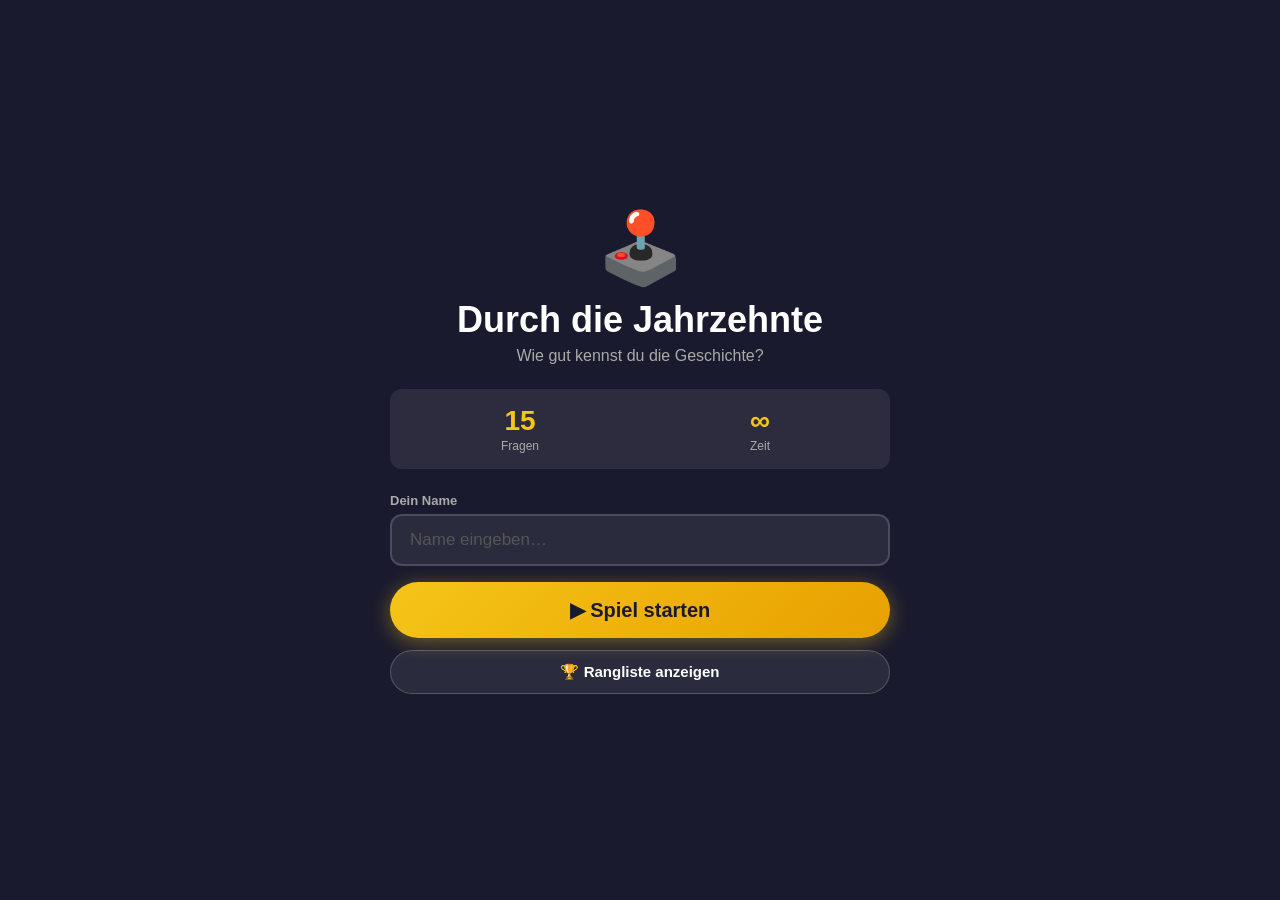
<file: quiz.html>
<!DOCTYPE html>
<html lang="de">
<head>
<meta charset="UTF-8">
<meta name="viewport" content="width=device-width, initial-scale=1.0, maximum-scale=1.0, user-scalable=no">
<title>Quiz – Durch die Jahrzehnte</title>
<style>
  *, *::before, *::after { box-sizing: border-box; margin: 0; padding: 0; }

  :root {
    --red:    #E21B3C;
    --blue:   #1368CE;
    --yellow: #D89E00;
    --green:  #26890C;
    --bg:     #1a1a2e;
  }

  body {
    font-family: 'Segoe UI', Arial, sans-serif;
    background: var(--bg);
    color: white;
    min-height: 100vh;
    display: flex;
    flex-direction: column;
    align-items: center;
    justify-content: center;
    padding: 12px;
    overflow-x: hidden;
  }

  /* ── START ── */
  #start-screen {
    text-align: center; max-width: 500px; width: 100%;
    animation: fadeIn .5s ease;
  }
  #start-screen .logo { font-size: clamp(40px, 10vw, 70px); margin-bottom: 10px; }
  #start-screen h1 { font-size: clamp(22px, 5vw, 36px); margin-bottom: 6px; }
  #start-screen p  { color: #aaa; font-size: clamp(13px, 3vw, 16px); margin-bottom: 24px; }
  .info-box {
    background: rgba(255,255,255,0.08); border-radius: 12px;
    padding: 16px; margin-bottom: 24px;
    display: grid; grid-template-columns: 1fr 1fr; gap: 12px;
  }
  .info-item { text-align: center; }
  .info-item .val { font-size: 28px; font-weight: 700; color: #f5c518; }
  .info-item .lbl { font-size: 12px; color: #aaa; margin-top: 2px; }

  .name-wrap { margin-bottom: 16px; text-align: left; }
  .name-wrap label { display: block; font-size: 13px; color: #aaa; margin-bottom: 6px; font-weight: 600; }
  .name-wrap input {
    width: 100%; padding: 14px 18px; border-radius: 12px;
    border: 2px solid rgba(255,255,255,0.15); background: rgba(255,255,255,0.08);
    color: white; font-size: clamp(15px, 3.5vw, 17px); font-weight: 600; outline: none;
    transition: border-color .2s;
  }
  .name-wrap input::placeholder { color: #555; font-weight: 400; }
  .name-wrap input:focus { border-color: #f5c518; }

  .btn-yellow {
    background: linear-gradient(135deg, #f5c518, #e8a000);
    color: #1a1a2e; border: none; border-radius: 50px;
    padding: 16px 48px; font-size: clamp(16px, 4vw, 20px);
    font-weight: 800; cursor: pointer; width: 100%;
    box-shadow: 0 4px 20px rgba(245,197,24,0.4);
    transition: transform .15s, box-shadow .15s; margin-bottom: 12px;
  }
  .btn-yellow:hover { transform: translateY(-2px); box-shadow: 0 6px 24px rgba(245,197,24,0.5); }
  .btn-yellow:active { transform: translateY(0); }

  .btn-ghost {
    background: rgba(255,255,255,0.08); color: white; border: 1px solid rgba(255,255,255,0.2);
    border-radius: 50px; padding: 12px 32px; font-size: clamp(13px, 3vw, 15px);
    font-weight: 600; cursor: pointer; width: 100%; transition: background .2s;
  }
  .btn-ghost:hover { background: rgba(255,255,255,0.14); }

  /* ── GAME ── */
  #game-screen { display: none; width: 100%; max-width: 700px; animation: fadeIn .3s ease; }

  .top-bar {
    display: flex; align-items: center; justify-content: space-between;
    margin-bottom: 12px; gap: 12px;
  }
  .q-counter {
    background: rgba(255,255,255,0.12); border-radius: 20px;
    padding: 6px 16px; font-size: 13px; font-weight: 600; white-space: nowrap;
  }
  .score-badge {
    background: rgba(255,255,255,0.12); border-radius: 20px;
    padding: 6px 16px; font-size: 13px; font-weight: 700;
    color: #f5c518; white-space: nowrap;
  }

  .question-box {
    background: rgba(255,255,255,0.07); border-radius: 16px;
    padding: clamp(16px, 4vw, 28px); text-align: center; margin-bottom: 14px;
    min-height: 90px; display: flex; align-items: center; justify-content: center;
    border: 1px solid rgba(255,255,255,0.1);
  }
  .question-box p { font-size: clamp(15px, 3.5vw, 20px); font-weight: 700; line-height: 1.4; }

  .answers { display: grid; grid-template-columns: 1fr 1fr; gap: 10px; }
  .ans-btn {
    border: none; border-radius: 12px; padding: clamp(14px, 3vw, 20px) 14px;
    font-size: clamp(13px, 2.8vw, 16px); font-weight: 700; color: white;
    cursor: pointer; display: flex; align-items: center; gap: 10px;
    transition: transform .12s, filter .12s, opacity .3s;
    text-align: left; line-height: 1.3; min-height: 70px;
  }
  .ans-btn:active { transform: scale(0.96); }
  .ans-btn .shape { font-size: clamp(18px, 3vw, 24px); flex-shrink: 0; }
  .ans-btn.red    { background: var(--red); }
  .ans-btn.blue   { background: var(--blue); }
  .ans-btn.yellow { background: var(--yellow); }
  .ans-btn.green  { background: var(--green); }
  .ans-btn.correct { outline: 4px solid white; filter: brightness(1.15); animation: pulse .4s ease; }
  .ans-btn.wrong   { opacity: 0.28; filter: grayscale(0.5); }
  .ans-btn.disabled { pointer-events: none; }

  /* ── RESULT OVERLAY ── */
  #result-overlay {
    display: none; position: fixed; inset: 0;
    background: rgba(0,0,0,0.75); z-index: 10;
    align-items: center; justify-content: center; flex-direction: column;
    text-align: center; padding: 20px;
  }
  #result-overlay.show { display: flex; animation: fadeIn .3s ease; }
  .result-icon { font-size: 64px; margin-bottom: 12px; animation: bounce .5s ease; }
  .result-text { font-size: clamp(22px, 5vw, 30px); font-weight: 800; margin-bottom: 6px; }
  .result-sub  { font-size: clamp(13px, 3vw, 16px); color: #ccc; margin-bottom: 12px; }
  .result-correct { font-size: clamp(14px, 3vw, 17px); color: #a5d6a7; margin-bottom: 24px; font-weight: 600; }
  .btn-next {
    background: white; color: #1a1a2e; border: none; border-radius: 50px;
    padding: 14px 44px; font-size: clamp(15px, 3.5vw, 18px);
    font-weight: 800; cursor: pointer; transition: transform .15s;
  }
  .btn-next:hover { transform: scale(1.03); }

  /* ── END ── */
  #end-screen { display: none; text-align: center; max-width: 540px; width: 100%; animation: fadeIn .5s ease; }
  .trophy { font-size: 80px; margin-bottom: 8px; }
  .end-name { font-size: clamp(16px, 4vw, 22px); color: #f5c518; font-weight: 700; margin-bottom: 4px; }
  #end-screen h2 { font-size: clamp(22px, 5vw, 32px); margin-bottom: 4px; }
  .final-score { font-size: clamp(52px, 13vw, 86px); font-weight: 900; color: #f5c518; line-height: 1; margin: 10px 0; }
  .final-sub { color: #aaa; font-size: clamp(13px, 3vw, 16px); margin-bottom: 8px; }
  .stars { font-size: clamp(30px, 7vw, 48px); margin-bottom: 24px; }

  /* ── LEADERBOARD ── */
  .leaderboard {
    background: rgba(255,255,255,0.06); border-radius: 16px;
    padding: 16px; margin-bottom: 20px; text-align: left;
    border: 1px solid rgba(255,255,255,0.1);
  }
  .leaderboard h3 {
    font-size: 14px; font-weight: 700; color: #f5c518; text-transform: uppercase;
    letter-spacing: 1px; margin-bottom: 12px; text-align: center;
  }
  .lb-row {
    display: flex; align-items: center; gap: 10px;
    padding: 8px 10px; border-radius: 8px; margin-bottom: 4px;
    background: rgba(255,255,255,0.04); transition: background .2s;
  }
  .lb-row.me { background: rgba(245,197,24,0.15); border: 1px solid rgba(245,197,24,0.3); }
  .lb-rank { font-size: 18px; width: 28px; text-align: center; flex-shrink: 0; }
  .lb-name { flex: 1; font-weight: 600; font-size: clamp(13px, 3vw, 15px); }
  .lb-score { font-weight: 800; color: #f5c518; font-size: clamp(14px, 3vw, 16px); white-space: nowrap; }
  .lb-empty { color: #555; font-size: 13px; text-align: center; padding: 8px 0; }

  .end-btns { display: flex; flex-direction: column; gap: 10px; }

  @keyframes fadeIn  { from { opacity:0; transform:translateY(10px); } to { opacity:1; transform:translateY(0); } }
  @keyframes pulse   { 0%,100%{transform:scale(1)} 50%{transform:scale(1.04)} }
  @keyframes bounce  { 0%{transform:scale(0)} 60%{transform:scale(1.2)} 100%{transform:scale(1)} }
</style>
</head>
<body>

<!-- START -->
<div id="start-screen">
  <div class="logo">🕹️</div>
  <h1>Durch die Jahrzehnte</h1>
  <p>Wie gut kennst du die Geschichte?</p>
  <div class="info-box">
    <div class="info-item"><div class="val">15</div><div class="lbl">Fragen</div></div>
    <div class="info-item"><div class="val">∞</div><div class="lbl">Zeit</div></div>
  </div>
  <div class="name-wrap">
    <label for="player-name">Dein Name</label>
    <input type="text" id="player-name" placeholder="Name eingeben…" maxlength="30" autocomplete="off">
  </div>
  <button class="btn-yellow" onclick="startGame()">▶  Spiel starten</button>
  <button class="btn-ghost" onclick="showLeaderboard()">🏆  Rangliste anzeigen</button>
</div>

<!-- GAME -->
<div id="game-screen">
  <div class="top-bar">
    <span class="q-counter" id="q-counter">Frage 1 / 15</span>
    <span class="score-badge">⭐ <span id="score-display">0</span></span>
  </div>
  <div class="question-box"><p id="question-text"></p></div>
  <div class="answers" id="answers"></div>
</div>

<!-- RESULT OVERLAY -->
<div id="result-overlay">
  <div class="result-icon" id="result-icon"></div>
  <div class="result-text" id="result-text"></div>
  <div class="result-sub"  id="result-sub"></div>
  <div class="result-correct" id="result-correct"></div>
  <button class="btn-next" id="btn-next" onclick="nextQuestion()">Weiter →</button>
</div>

<!-- END -->
<div id="end-screen">
  <div class="trophy" id="trophy">🏆</div>
  <div class="end-name" id="end-name"></div>
  <h2>Quiz beendet!</h2>
  <div class="final-score" id="final-score"></div>
  <div class="final-sub" id="final-sub"></div>
  <div class="stars" id="stars"></div>

  <div class="leaderboard">
    <h3>🏆 Rangliste</h3>
    <div id="lb-list"></div>
  </div>

  <div class="end-btns">
    <button class="btn-yellow" onclick="restartGame()">↺  Nochmal spielen</button>
    <button class="btn-ghost"  onclick="clearLeaderboard()">🗑  Rangliste löschen</button>
  </div>
</div>

<!-- LEADERBOARD SCREEN -->
<div id="lb-screen" style="display:none; text-align:center; max-width:500px; width:100%; animation: fadeIn .4s ease;">
  <div style="font-size:60px; margin-bottom:10px;">🏆</div>
  <h2 style="margin-bottom:20px;">Rangliste</h2>
  <div class="leaderboard">
    <div id="lb-list-main"></div>
  </div>
  <button class="btn-yellow" onclick="backToStart()">← Zurück</button>
</div>

<script>
const QUESTIONS = [
  {q:"Was fand 1969 als welthistorisches Ereignis statt?",answers:["Erster Satellit im All","Erfindung des Internets","Mondlandung","Gründung der UNO"],correct:2},
  {q:"Was wurde 1947 in der Schweiz als Vorsorge für alle eingeführt?",answers:["AHV","IV","ALV","BVG"],correct:0},
  {q:"Welche Band trennte sich 1970 offiziell?",answers:["The Rolling Stones","The Beatles","The Who","Pink Floyd"],correct:1},
  {q:"Was waren die 'autofreien Sonntage' in der Schweiz 1973?",answers:["Sonntagsmärkte in der Stadt","Umweltschutz-Aktionen","Fahrverbote wegen der Ölkrise","Sporttage für Fussgänger"],correct:2},
  {q:"Mit welchem Song gewann ABBA 1974 den Eurovision Song Contest?",answers:["Mamma Mia","Waterloo","Dancing Queen","Fernando"],correct:1},
  {q:"Wer starb 1977 in Memphis, Tennessee?",answers:["Jim Morrison","Freddie Mercury","Elvis Presley","John Lennon"],correct:2},
  {q:"Was wurde 1992 zum ersten Mal von einem Mobiltelefon gesendet?",answers:["Eine E-Mail","Eine Sprachnachricht","Ein Foto","Eine SMS"],correct:3},
  {q:"Was war der Tamagotchi, der 1996 zum Welthit wurde?",answers:["Ein tragbarer Musikplayer","Ein virtuelles Haustier im Schlüsselanhänger","Eine Pokémon-Figur","Ein japanisches Videospiel"],correct:1},
  {q:"Welche Suchmaschine wurde 1998 von Larry Page und Sergey Brin gegründet?",answers:["Yahoo","Bing","Google","AltaVista"],correct:2},
  {q:"Welches Überschallflugzeug absolvierte 2003 seinen letzten Flug?",answers:["Boeing 747","Tupolev Tu-144","Airbus A380","Concorde"],correct:3},
  {q:"Was brachte Apple im Jahr 2008 erstmals auf den Markt?",answers:["iPod","iPhone","iPad","iMac"],correct:1},
  {q:"Welcher Kalender prophezeite das Weltende für den 21. Dezember 2012?",answers:["Chinesischer Kalender","Aztekenkalender","Julianischer Kalender","Majakalender"],correct:3},
  {q:"Was haben Silvester Stallone, Donald Trump und Udo Lindenberg 2026 mit Grosi gemeinsam?",answers:["Sie besitzen alle ein GA","Sie sind alle 80 Jahre alt","Sie haben beide gerne Salat","Sie wandern alle gerne"],correct:1},
  {q:"Was brannte am 15. April 2019 in Paris fast vollständig ab?",answers:["Notre-Dame","Louvre","Sacré-Cœur","Eiffelturm"],correct:0},
  {q:"Was wurde im September 2021 in der Schweiz an der Urne angenommen?",answers:["Ehe für alle","Impfpflicht","Rahmenabkommen EU","CO2-Gesetz"],correct:0}
];

const COLORS = ['red','blue','yellow','green'];
const SHAPES = ['▲','◆','●','■'];
const MEDALS = ['🥇','🥈','🥉'];

let current = 0, score = 0, playerName = '';

// ── Leaderboard (localStorage) ──
function getScores() {
  try { return JSON.parse(localStorage.getItem('quiz_scores') || '[]'); } catch(e) { return []; }
}
function saveScore(name, sc) {
  const scores = getScores();
  scores.push({ name, score: sc, date: new Date().toLocaleDateString('de-CH') });
  scores.sort((a,b) => b.score - a.score);
  localStorage.setItem('quiz_scores', JSON.stringify(scores.slice(0, 20)));
}
function clearLeaderboard() {
  if (confirm('Rangliste wirklich löschen?')) {
    localStorage.removeItem('quiz_scores');
    renderLB('lb-list', playerName);
  }
}

function renderLB(targetId, highlight) {
  const scores = getScores();
  const el = document.getElementById(targetId);
  if (!scores.length) {
    el.innerHTML = '<div class="lb-empty">Noch keine Einträge.</div>';
    return;
  }
  el.innerHTML = scores.map((s, i) => {
    const medal = MEDALS[i] || `${i+1}.`;
    const isMe = s.name === highlight && s.score === score && i === scores.findIndex(x => x.name === highlight && x.score === score);
    return `<div class="lb-row${isMe ? ' me' : ''}">
      <span class="lb-rank">${medal}</span>
      <span class="lb-name">${s.name}</span>
      <span class="lb-score">${s.score} / ${QUESTIONS.length}</span>
    </div>`;
  }).join('');
}

function showLeaderboard() {
  hide('start-screen');
  document.getElementById('lb-screen').style.display = 'block';
  renderLB('lb-list-main', '');
}
function backToStart() {
  document.getElementById('lb-screen').style.display = 'none';
  show('start-screen');
}

// ── Helpers ──
function show(id) { document.getElementById(id).style.display = 'block'; }
function hide(id) { document.getElementById(id).style.display = 'none'; }

// ── Game ──
function startGame() {
  playerName = document.getElementById('player-name').value.trim() || 'Spieler';
  hide('start-screen');
  show('game-screen');
  current = 0; score = 0;
  showQuestion();
}

function showQuestion() {
  const q = QUESTIONS[current];
  document.getElementById('q-counter').textContent = `Frage ${current+1} / ${QUESTIONS.length}`;
  document.getElementById('question-text').textContent = q.q;
  document.getElementById('score-display').textContent = score;

  const ans = document.getElementById('answers');
  ans.innerHTML = '';
  q.answers.forEach((a, i) => {
    const btn = document.createElement('button');
    btn.className = `ans-btn ${COLORS[i]}`;
    btn.innerHTML = `<span class="shape">${SHAPES[i]}</span>${a}`;
    btn.onclick = () => selectAnswer(i);
    ans.appendChild(btn);
  });
}

function selectAnswer(idx) {
  const q = QUESTIONS[current];
  const btns = document.querySelectorAll('.ans-btn');
  btns.forEach(b => b.classList.add('disabled'));

  const correct = q.correct;
  const isRight = idx === correct;
  if (isRight) score++;

  btns.forEach((b, i) => {
    b.classList.add(i === correct ? 'correct' : 'wrong');
  });

  document.getElementById('result-icon').textContent    = isRight ? '🎉' : '😬';
  document.getElementById('result-text').textContent    = isRight ? 'Richtig!' : 'Leider falsch!';
  document.getElementById('result-sub').textContent     = isRight ? `Super! ${score} von ${current+1} richtig.` : 'Schade – weiter so!';
  document.getElementById('result-correct').textContent = isRight ? '' : `✓ Richtige Antwort: ${q.answers[correct]}`;
  document.getElementById('btn-next').textContent       = current < QUESTIONS.length - 1 ? 'Weiter →' : 'Ergebnis anzeigen';

  setTimeout(() => document.getElementById('result-overlay').classList.add('show'), 250);
}

function nextQuestion() {
  document.getElementById('result-overlay').classList.remove('show');
  current++;
  if (current < QUESTIONS.length) {
    setTimeout(showQuestion, 200);
  } else {
    showEnd();
  }
}

function showEnd() {
  hide('game-screen');
  show('end-screen');

  saveScore(playerName, score);

  const pct = score / QUESTIONS.length;
  let trophy = '🥉', stars = '⭐';
  if (pct === 1)       { trophy = '🏆'; stars = '⭐⭐⭐'; }
  else if (pct >= 0.7) { trophy = '🥇'; stars = '⭐⭐⭐'; }
  else if (pct >= 0.5) { trophy = '🥈'; stars = '⭐⭐'; }

  document.getElementById('trophy').textContent      = trophy;
  document.getElementById('end-name').textContent    = `🎮 ${playerName}`;
  document.getElementById('final-score').textContent = `${score} / ${QUESTIONS.length}`;
  document.getElementById('stars').textContent       = stars;

  let msg = '';
  if (pct === 1)       msg = 'Perfekt! Du bist ein Geschichts-Genie! 🧠';
  else if (pct >= 0.8) msg = 'Ausgezeichnet! Fast perfekt!';
  else if (pct >= 0.6) msg = 'Sehr gut! Du kennst dich gut aus.';
  else if (pct >= 0.4) msg = 'Nicht schlecht – noch etwas üben!';
  else                  msg = 'Kopf hoch – beim nächsten Mal besser!';
  document.getElementById('final-sub').textContent = msg;

  renderLB('lb-list', playerName);
}

function restartGame() {
  hide('end-screen');
  show('start-screen');
}

document.getElementById('player-name').addEventListener('keydown', e => {
  if (e.key === 'Enter') startGame();
});
</script>
</body>
</html>
</file>
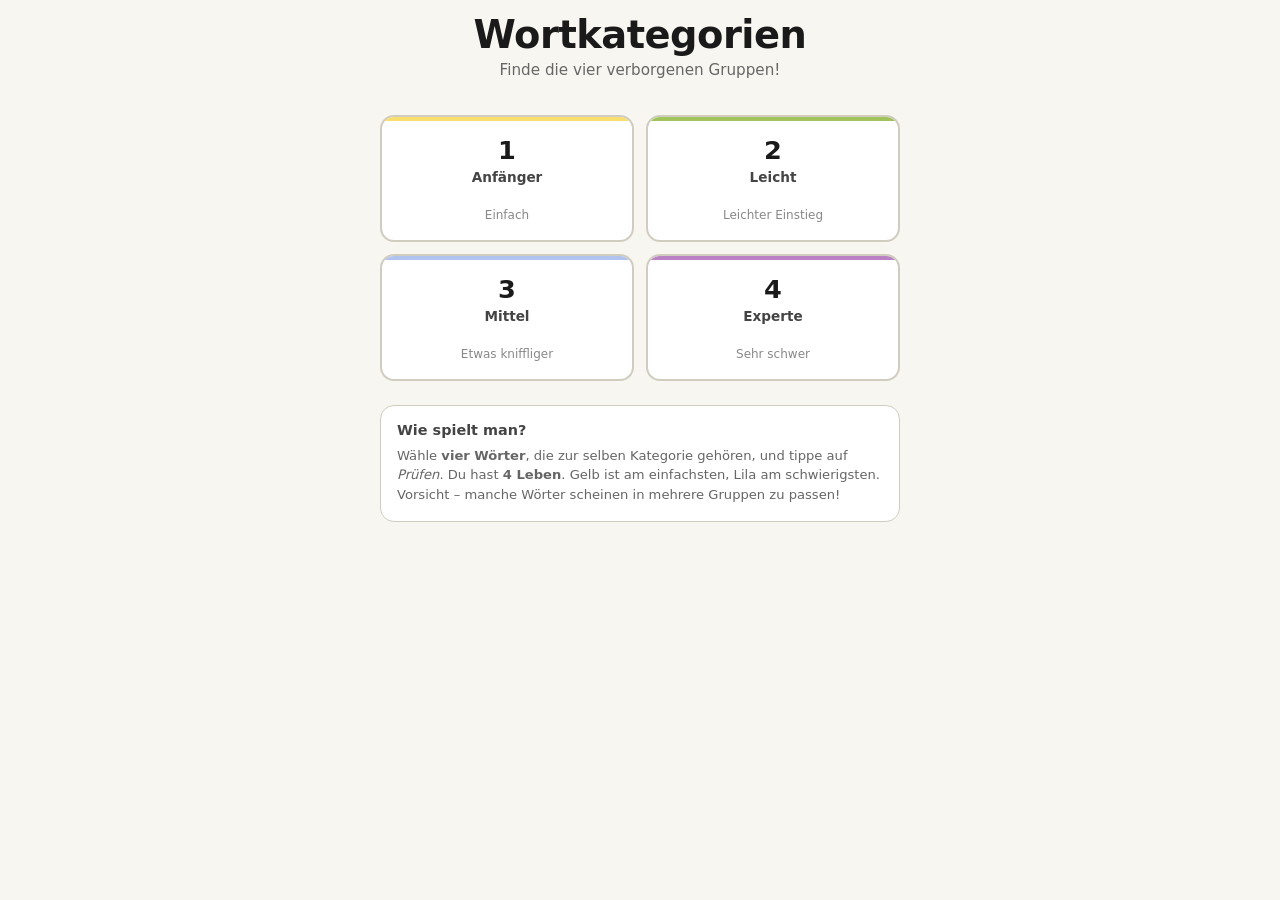
<file: wortspiel.html>
<!DOCTYPE html>
<html lang="de">
<head>
<meta charset="UTF-8">
<meta name="viewport" content="width=device-width, initial-scale=1.0, user-scalable=no">
<title>Wortkategorien</title>
<style>
  * { box-sizing: border-box; margin: 0; padding: 0; }

  :root {
    --yellow: #f9df6d;
    --green: #a0c35a;
    --blue: #b0c4ef;
    --purple: #ba81c5;
    --bg: #f8f6f0;
    --card-bg: #ffffff;
    --text: #1a1a1a;
    --border: #d0ccc0;
    --shadow: rgba(0,0,0,0.12);
  }

  body {
    font-family: 'Segoe UI', system-ui, -apple-system, sans-serif;
    background: var(--bg);
    color: var(--text);
    min-height: 100vh;
    display: flex;
    flex-direction: column;
    align-items: center;
    padding: 12px;
  }

  h1 {
    font-size: clamp(1.6rem, 5vw, 2.4rem);
    font-weight: 800;
    letter-spacing: -0.5px;
    text-align: center;
    margin-bottom: 4px;
  }

  .subtitle {
    color: #666;
    font-size: 0.95rem;
    text-align: center;
    margin-bottom: 20px;
  }

  .screen { width: 100%; max-width: 520px; display: none; flex-direction: column; align-items: center; }
  .screen.active { display: flex; }

  .level-grid {
    display: grid;
    grid-template-columns: 1fr 1fr;
    gap: 12px;
    width: 100%;
    margin: 16px 0;
  }

  .level-card {
    background: white;
    border: 2px solid var(--border);
    border-radius: 14px;
    padding: 18px 12px;
    cursor: pointer;
    text-align: center;
    transition: transform 0.15s, box-shadow 0.15s, border-color 0.15s;
    position: relative;
    overflow: hidden;
  }
  .level-card::before {
    content: '';
    position: absolute;
    top: 0; left: 0; right: 0;
    height: 4px;
  }
  .level-card[data-level="1"]::before { background: var(--yellow); }
  .level-card[data-level="2"]::before { background: var(--green); }
  .level-card[data-level="3"]::before { background: var(--blue); }
  .level-card[data-level="4"]::before { background: var(--purple); }
  .level-card:hover { transform: translateY(-3px); box-shadow: 0 6px 20px var(--shadow); border-color: #aaa; }
  .level-card:active { transform: translateY(0); }
  .level-card .level-num { font-size: 1.6rem; font-weight: 900; }
  .level-card .level-name { font-size: 0.85rem; font-weight: 600; margin: 4px 0 2px; color: #444; }
  .level-card .level-stars { font-size: 1.1rem; letter-spacing: 2px; color: #f0b800; min-height: 1.3rem; }
  .level-card .level-diff { font-size: 0.75rem; color: #888; }

  .how-to {
    background: white;
    border: 1px solid var(--border);
    border-radius: 14px;
    padding: 16px;
    width: 100%;
    margin-top: 8px;
  }
  .how-to h3 { font-size: 0.9rem; font-weight: 700; margin-bottom: 8px; color: #444; }
  .how-to p { font-size: 0.82rem; color: #666; line-height: 1.5; }

  .game-header {
    width: 100%;
    max-width: 520px;
    display: flex;
    justify-content: space-between;
    align-items: center;
    margin-bottom: 8px;
  }

  .level-badge {
    font-size: 0.8rem;
    font-weight: 700;
    background: #333;
    color: white;
    padding: 4px 10px;
    border-radius: 20px;
  }

  .lives { display: flex; gap: 6px; align-items: center; }
  .life { font-size: 1.2rem; transition: all 0.3s; }
  .life.lost { opacity: 0.2; transform: scale(0.7); }

  .game-msg {
    height: 22px;
    font-size: 0.85rem;
    font-weight: 600;
    text-align: center;
    color: #c00;
    width: 100%;
    max-width: 520px;
    margin-bottom: 4px;
  }

  .found-categories {
    width: 100%;
    max-width: 520px;
    display: flex;
    flex-direction: column;
    gap: 6px;
    margin-bottom: 6px;
  }

  .found-row {
    border-radius: 10px;
    padding: 10px 14px;
    display: flex;
    flex-direction: column;
    animation: slideIn 0.4s ease;
  }
  @keyframes slideIn {
    from { opacity: 0; transform: translateY(-10px) scale(0.97); }
    to   { opacity: 1; transform: translateY(0)    scale(1); }
  }
  .found-row .cat-title { font-size: 0.75rem; font-weight: 800; text-transform: uppercase; letter-spacing: 0.5px; }
  .found-row .cat-words { font-size: 0.85rem; font-weight: 600; margin-top: 2px; }

  .word-grid {
    display: grid;
    grid-template-columns: repeat(4, 1fr);
    gap: 8px;
    width: 100%;
    max-width: 520px;
    margin-bottom: 10px;
  }

  .word-tile {
    background: var(--card-bg);
    border: 2px solid var(--border);
    border-radius: 10px;
    padding: 10px 4px;
    font-size: clamp(0.7rem, 2.5vw, 0.85rem);
    font-weight: 700;
    text-align: center;
    cursor: pointer;
    user-select: none;
    transition: background 0.15s, border-color 0.15s, transform 0.1s;
    min-height: 52px;
    display: flex;
    align-items: center;
    justify-content: center;
    line-height: 1.2;
    word-break: break-word;
    hyphens: auto;
    text-transform: uppercase;
    letter-spacing: 0.3px;
  }
  .word-tile:hover { border-color: #888; transform: scale(1.03); }
  .word-tile:active { transform: scale(0.97); }
  .word-tile.selected {
    background: #333;
    color: white;
    border-color: #333;
    transform: scale(1.05);
  }
  .word-tile.shake { animation: shake 0.45s ease; }
  @keyframes shake {
    0%,100% { transform: translateX(0); }
    15%  { transform: translateX(-7px); }
    30%  { transform: translateX(7px); }
    45%  { transform: translateX(-5px); }
    60%  { transform: translateX(5px); }
    75%  { transform: translateX(-3px); }
    90%  { transform: translateX(3px); }
  }
  .word-tile.bounce { animation: bounce 0.5s ease; }
  @keyframes bounce {
    0%   { transform: scale(1); }
    30%  { transform: scale(1.2); }
    60%  { transform: scale(0.9); }
    80%  { transform: scale(1.05); }
    100% { transform: scale(1); }
  }

  .btn-row {
    display: flex;
    gap: 10px;
    width: 100%;
    max-width: 520px;
    margin-bottom: 10px;
  }
  button {
    font-family: inherit;
    font-size: 0.88rem;
    font-weight: 700;
    border: none;
    border-radius: 10px;
    padding: 11px 16px;
    cursor: pointer;
    transition: opacity 0.15s, transform 0.1s;
  }
  button:active { transform: scale(0.97); }
  button:disabled { opacity: 0.35; cursor: not-allowed; transform: none; }
  .btn-shuffle { background: #e8e4dc; color: #333; flex: 1; }
  .btn-deselect { background: #e8e4dc; color: #333; flex: 1; }
  .btn-submit { background: #333; color: white; flex: 2; }
  .btn-submit:hover:not(:disabled) { background: #111; }
  .btn-back { background: #e8e4dc; color: #333; padding: 8px 14px; font-size: 0.8rem; }
  .btn-primary { background: #333; color: white; padding: 13px 32px; font-size: 1rem; margin-top: 8px; }
  .btn-primary:hover { background: #111; }

  #win-screen, #lose-screen { text-align: center; gap: 12px; }
  .result-emoji { font-size: 4rem; }
  .result-title { font-size: 1.6rem; font-weight: 800; }
  .result-sub { color: #666; font-size: 0.92rem; }

  .solution-reveal {
    width: 100%;
    max-width: 520px;
    display: flex;
    flex-direction: column;
    gap: 6px;
    margin: 12px 0;
  }
  .sol-row { border-radius: 10px; padding: 10px 14px; }
  .sol-row .cat-title { font-size: 0.72rem; font-weight: 800; text-transform: uppercase; letter-spacing: 0.5px; }
  .sol-row .cat-words { font-size: 0.82rem; font-weight: 600; margin-top: 2px; }
  .result-btn-row { display: flex; gap: 10px; }

  #confetti-canvas {
    position: fixed;
    top: 0; left: 0;
    width: 100%; height: 100%;
    pointer-events: none;
    z-index: 999;
  }

  .cat-yellow { background: var(--yellow); }
  .cat-green  { background: var(--green);  }
  .cat-blue   { background: var(--blue);   }
  .cat-purple { background: var(--purple); }

  .hint-bar {
    height: 20px;
    font-size: 0.8rem;
    font-weight: 600;
    color: #555;
    text-align: center;
    width: 100%;
    max-width: 520px;
  }
</style>
</head>
<body>

<canvas id="confetti-canvas"></canvas>

<div id="start-screen" class="screen active">
  <h1>Wortkategorien</h1>
  <p class="subtitle">Finde die vier verborgenen Gruppen!</p>

  <div class="level-grid">
    <div class="level-card" data-level="1" onclick="startLevel(1)">
      <div class="level-num">1</div>
      <div class="level-name">Anfänger</div>
      <div class="level-stars" id="stars-1"></div>
      <div class="level-diff">Einfach</div>
    </div>
    <div class="level-card" data-level="2" onclick="startLevel(2)">
      <div class="level-num">2</div>
      <div class="level-name">Leicht</div>
      <div class="level-stars" id="stars-2"></div>
      <div class="level-diff">Leichter Einstieg</div>
    </div>
    <div class="level-card" data-level="3" onclick="startLevel(3)">
      <div class="level-num">3</div>
      <div class="level-name">Mittel</div>
      <div class="level-stars" id="stars-3"></div>
      <div class="level-diff">Etwas kniffliger</div>
    </div>
    <div class="level-card" data-level="4" onclick="startLevel(4)">
      <div class="level-num">4</div>
      <div class="level-name">Experte</div>
      <div class="level-stars" id="stars-4"></div>
      <div class="level-diff">Sehr schwer</div>
    </div>
  </div>

  <div class="how-to">
    <h3>Wie spielt man?</h3>
    <p>Wähle <strong>vier Wörter</strong>, die zur selben Kategorie gehören, und tippe auf <em>Prüfen</em>. Du hast <strong>4 Leben</strong>. Gelb ist am einfachsten, Lila am schwierigsten. Vorsicht – manche Wörter scheinen in mehrere Gruppen zu passen!</p>
  </div>
</div>

<div id="game-screen" class="screen">
  <div class="game-header">
    <button class="btn-back" onclick="goHome()">← Menü</button>
    <div class="level-badge" id="game-level-badge">Level 1</div>
    <div class="lives" id="lives-display"></div>
  </div>
  <div class="game-msg" id="game-msg"></div>
  <div class="hint-bar" id="hint-bar"></div>
  <div class="found-categories" id="found-categories"></div>
  <div class="word-grid" id="word-grid"></div>
  <div class="btn-row">
    <button class="btn-shuffle" onclick="shuffleWords()">🔀 Mischen</button>
    <button class="btn-deselect" onclick="deselectAll()">✕ Abwählen</button>
    <button class="btn-submit" id="btn-submit" onclick="submitGuess()" disabled>Prüfen</button>
  </div>
</div>

<div id="win-screen" class="screen">
  <div class="result-emoji">🎉</div>
  <div class="result-title">Ausgezeichnet!</div>
  <div class="result-sub" id="win-sub"></div>
  <div class="solution-reveal" id="win-solution"></div>
  <div class="result-btn-row">
    <button class="btn-primary" onclick="goHome()">🏠 Menü</button>
    <button class="btn-primary" id="btn-next-level" onclick="nextLevel()">Nächstes Level →</button>
  </div>
</div>

<div id="lose-screen" class="screen">
  <div class="result-emoji">😔</div>
  <div class="result-title">Nicht geschafft!</div>
  <div class="result-sub">Die gesuchten Kategorien waren:</div>
  <div class="solution-reveal" id="lose-solution"></div>
  <div class="result-btn-row">
    <button class="btn-primary" onclick="goHome()">🏠 Menü</button>
    <button class="btn-primary" onclick="retryLevel()">🔄 Nochmal</button>
  </div>
</div>

<script>
const LEVELS = [
  {
    id: 1,
    name: "Anfänger",
    categories: [
      { name: "Haustiere",  color: "yellow", words: ["HUND", "KATZE", "HAMSTER", "WELLENSITTICH"] },
      { name: "Farben",     color: "green",  words: ["ROT", "BLAU", "GRÜN", "GELB"] },
      { name: "Obst",       color: "blue",   words: ["APFEL", "BANANE", "KIRSCHE", "ERDBEERE"] },
      { name: "Möbel",      color: "purple", words: ["STUHL", "TISCH", "SOFA", "SCHRANK"] }
    ]
  },
  {
    id: 2,
    name: "Leicht",
    categories: [
      { name: "Planeten",          color: "yellow", words: ["MARS", "VENUS", "SATURN", "JUPITER"] },
      { name: "Musikinstrumente",  color: "green",  words: ["GITARRE", "FLÖTE", "TROMMEL", "GEIGE"] },
      { name: "Hauptstädte",       color: "blue",   words: ["BERLIN", "PARIS", "ROM", "MADRID"] },
      { name: "Wetterphänomene",   color: "purple", words: ["REGEN", "SCHNEE", "HAGEL", "GEWITTER"] }
    ]
  },
  {
    id: 3,
    name: "Mittel",
    hint: "Achtung: Manche Wörter scheinen woanders hinzupassen!",
    categories: [
      { name: "Können fliegen",      color: "yellow", words: ["ADLER", "FLEDERMAUS", "BIENE", "SCHMETTERLING"] },
      { name: "Europäische Flüsse",  color: "green",  words: ["RHEIN", "ELBE", "DONAU", "THEMSE"] },
      { name: "Kräuter & Gewürze",   color: "blue",   words: ["BASILIKUM", "ROSMARIN", "THYMIAN", "MINZE"] },
      { name: "Teile des Gesichts",  color: "purple", words: ["NASE", "MUND", "OHR", "WANGE"] }
    ]
  },
  {
    id: 4,
    name: "Experte",
    hint: "Diese Kategorien haben versteckte Gemeinsamkeiten!",
    categories: [
      { name: "Haben Ringe",          color: "yellow", words: ["SATURN", "OLYMPIA", "HERD", "BAUM"] },
      { name: "Können stechen",       color: "green",  words: ["BIENE", "WESPE", "BRENNNESSEL", "KAKTUS"] },
      { name: "Haben Flügel",         color: "blue",   words: ["SCHMETTERLING", "ENGEL", "WINDMÜHLE", "FLUGZEUG"] },
      { name: "Kommen aus dem Boden", color: "purple", words: ["KARTOFFEL", "MAULWURF", "KOHLE", "DIAMANT"] }
    ]
  }
];

let currentLevel = 1;
let lives = 4;
let selected = [];
let remainingWords = [];
let foundCategories = [];
let categoryMap = {};
let scores = JSON.parse(localStorage.getItem('wortspiel-scores') || '{}');

function showScreen(id) {
  document.querySelectorAll('.screen').forEach(s => s.classList.remove('active'));
  document.getElementById(id).classList.add('active');
}

function goHome() { updateStartScreen(); showScreen('start-screen'); }
function retryLevel() { startLevel(currentLevel); }
function nextLevel() {
  const next = currentLevel + 1;
  if (next <= LEVELS.length) startLevel(next);
  else goHome();
}

function startLevel(levelId) {
  currentLevel = levelId;
  const lvl = LEVELS[levelId - 1];
  lives = 4;
  selected = [];
  foundCategories = [];
  categoryMap = {};
  remainingWords = [];
  lvl.categories.forEach((cat, ci) => {
    cat.words.forEach(w => { remainingWords.push(w); categoryMap[w] = ci; });
  });
  shuffle(remainingWords);
  document.getElementById('game-level-badge').textContent = `Level ${levelId}: ${lvl.name}`;
  document.getElementById('game-msg').textContent = lvl.hint || '';
  document.getElementById('hint-bar').textContent = '';
  document.getElementById('found-categories').innerHTML = '';
  renderLives();
  renderGrid();
  showScreen('game-screen');
}

function renderLives() {
  const el = document.getElementById('lives-display');
  el.innerHTML = '';
  for (let i = 0; i < 4; i++) {
    const span = document.createElement('span');
    span.className = 'life' + (i >= lives ? ' lost' : '');
    span.textContent = '❤️';
    el.appendChild(span);
  }
}

function renderGrid() {
  const grid = document.getElementById('word-grid');
  grid.innerHTML = '';
  remainingWords.forEach(word => {
    const tile = document.createElement('div');
    tile.className = 'word-tile';
    tile.textContent = word;
    tile.dataset.word = word;
    if (selected.includes(word)) tile.classList.add('selected');
    tile.addEventListener('click', () => toggleWord(word));
    grid.appendChild(tile);
  });
  document.getElementById('btn-submit').disabled = selected.length !== 4;
}

function toggleWord(word) {
  const idx = selected.indexOf(word);
  if (idx === -1) {
    if (selected.length >= 4) return;
    selected.push(word);
  } else {
    selected.splice(idx, 1);
  }
  document.getElementById('hint-bar').textContent = '';
  renderGrid();
}

function deselectAll() { selected = []; renderGrid(); }
function shuffleWords() { shuffle(remainingWords); renderGrid(); }

function submitGuess() {
  if (selected.length !== 4) return;
  const lvl = LEVELS[currentLevel - 1];
  const catIndices = selected.map(w => categoryMap[w]);
  const allSame = catIndices.every(i => i === catIndices[0]);

  if (allSame) {
    const catIdx = catIndices[0];
    const cat = lvl.categories[catIdx];
    selected.forEach(word => {
      const tile = document.querySelector(`[data-word="${word}"]`);
      if (tile) tile.classList.add('bounce');
    });
    setTimeout(() => {
      remainingWords = remainingWords.filter(w => !selected.includes(w));
      foundCategories.push(catIdx);
      const foundEl = document.getElementById('found-categories');
      const row = document.createElement('div');
      row.className = `found-row cat-${cat.color}`;
      row.innerHTML = `<div class="cat-title">${cat.name}</div><div class="cat-words">${cat.words.join(' · ')}</div>`;
      foundEl.appendChild(row);
      selected = [];
      setMsg('');
      document.getElementById('hint-bar').textContent = '';
      renderGrid();
      if (remainingWords.length === 0) winGame();
    }, 500);
  } else {
    const counts = {};
    catIndices.forEach(i => { counts[i] = (counts[i] || 0) + 1; });
    const maxCount = Math.max(...Object.values(counts));
    if (maxCount === 3) document.getElementById('hint-bar').textContent = '💡 Nur ein Wort daneben!';
    lives--;
    renderLives();
    selected.forEach(word => {
      const tile = document.querySelector(`[data-word="${word}"]`);
      if (tile) { tile.classList.remove('shake'); void tile.offsetWidth; tile.classList.add('shake'); }
    });
    setTimeout(() => {
      selected.forEach(word => {
        const tile = document.querySelector(`[data-word="${word}"]`);
        if (tile) tile.classList.remove('shake');
      });
    }, 500);
    if (lives <= 0) {
      setTimeout(() => loseGame(), 600);
    } else {
      setMsg(`Falsch! Noch ${lives} Leben übrig.`);
      selected = [];
      renderGrid();
    }
  }
}

function setMsg(text) { document.getElementById('game-msg').textContent = text; }

function winGame() {
  const starsEarned = lives === 4 ? 3 : lives >= 2 ? 2 : 1;
  const prevBest = scores[currentLevel] || 0;
  scores[currentLevel] = Math.max(prevBest, starsEarned);
  localStorage.setItem('wortspiel-scores', JSON.stringify(scores));
  const sub = lives === 4 ? 'Perfekt – kein einziger Fehler! ⭐⭐⭐' : lives >= 2 ? 'Gut gemacht! ⭐⭐' : 'Knapp geschafft! ⭐';
  document.getElementById('win-sub').textContent = sub;
  renderSolution('win-solution');
  const btnNext = document.getElementById('btn-next-level');
  btnNext.style.display = currentLevel < LEVELS.length ? 'inline-block' : 'none';
  launchConfetti();
  showScreen('win-screen');
}

function loseGame() { renderSolution('lose-solution'); showScreen('lose-screen'); }

function renderSolution(elId) {
  const lvl = LEVELS[currentLevel - 1];
  const el = document.getElementById(elId);
  el.innerHTML = '';
  lvl.categories.forEach(cat => {
    const row = document.createElement('div');
    row.className = `sol-row cat-${cat.color}`;
    row.innerHTML = `<div class="cat-title">${cat.name}</div><div class="cat-words">${cat.words.join(' · ')}</div>`;
    el.appendChild(row);
  });
}

function updateStartScreen() {
  LEVELS.forEach(lvl => {
    const el = document.getElementById(`stars-${lvl.id}`);
    const s = scores[lvl.id] || 0;
    el.textContent = s === 0 ? '' : '★'.repeat(s) + '☆'.repeat(3 - s);
  });
}

function launchConfetti() {
  const canvas = document.getElementById('confetti-canvas');
  const ctx = canvas.getContext('2d');
  canvas.width = window.innerWidth;
  canvas.height = window.innerHeight;
  const pieces = Array.from({length: 80}, () => ({
    x: Math.random() * canvas.width, y: -20,
    r: Math.random() * 8 + 4,
    d: Math.random() * 1.5 + 0.8,
    color: ['#f9df6d','#a0c35a','#b0c4ef','#ba81c5','#ff6b6b','#ffa94d'][Math.floor(Math.random()*6)],
    tilt: Math.random() * 20 - 10,
    tiltSpeed: Math.random() * 0.08 - 0.04
  }));
  let frame = 0;
  function draw() {
    ctx.clearRect(0, 0, canvas.width, canvas.height);
    pieces.forEach(p => {
      ctx.beginPath();
      ctx.arc(p.x, p.y, p.r, 0, Math.PI * 2);
      ctx.fillStyle = p.color;
      ctx.globalAlpha = Math.max(0, 1 - frame / 150);
      ctx.fill();
      p.y += p.d;
      p.x += Math.sin(frame * 0.02 + p.tilt) * 1.2;
      p.tilt += p.tiltSpeed;
    });
    ctx.globalAlpha = 1;
    frame++;
    if (frame < 180) requestAnimationFrame(draw);
    else ctx.clearRect(0, 0, canvas.width, canvas.height);
  }
  draw();
}

function shuffle(arr) {
  for (let i = arr.length - 1; i > 0; i--) {
    const j = Math.floor(Math.random() * (i + 1));
    [arr[i], arr[j]] = [arr[j], arr[i]];
  }
}

updateStartScreen();
</script>
</body>
</html>
</file>
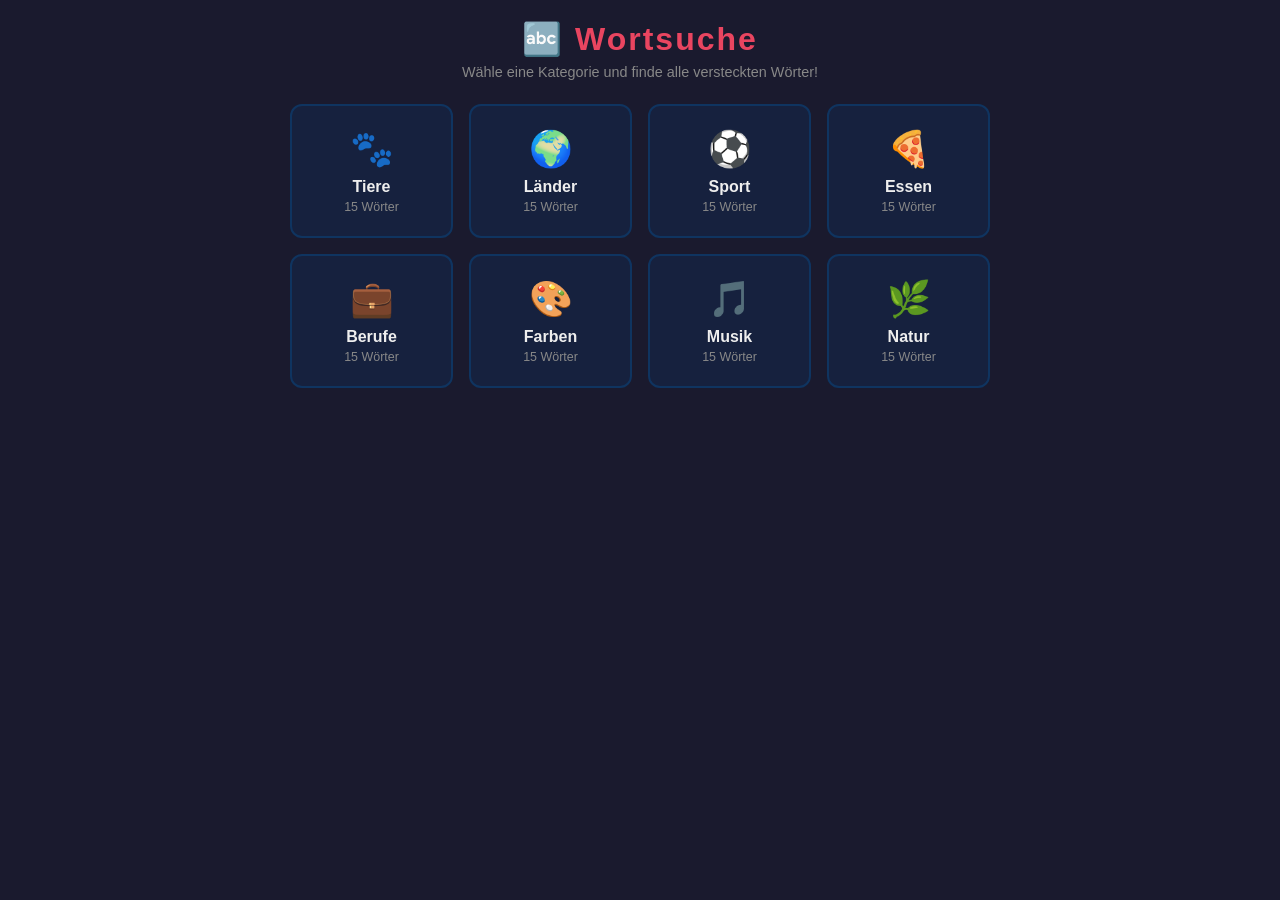
<file: wortsuche.html>
<!DOCTYPE html>
<html lang="de">
<head>
<meta charset="UTF-8">
<meta name="viewport" content="width=device-width, initial-scale=1.0, user-scalable=no">
<meta name="apple-mobile-web-app-capable" content="yes">
<meta name="apple-mobile-web-app-status-bar-style" content="black-translucent">
<title>Wortsuche</title>
<style>
  * { box-sizing: border-box; margin: 0; padding: 0; -webkit-tap-highlight-color: transparent; }

  body {
    font-family: 'Segoe UI', sans-serif;
    background: #1a1a2e;
    color: #eee;
    min-height: 100vh;
    padding: 20px;
    /* prevent page bounce/scroll during game */
    overscroll-behavior: none;
  }

  h1 {
    text-align: center;
    font-size: 2rem;
    margin-bottom: 6px;
    color: #e94560;
    letter-spacing: 2px;
  }

  .subtitle {
    text-align: center;
    color: #888;
    margin-bottom: 24px;
    font-size: 0.9rem;
  }

  /* Category selection */
  #category-screen { max-width: 700px; margin: 0 auto; }

  .category-grid {
    display: grid;
    grid-template-columns: repeat(auto-fill, minmax(160px, 1fr));
    gap: 16px;
    margin-top: 10px;
  }

  .cat-btn {
    background: #16213e;
    border: 2px solid #0f3460;
    border-radius: 12px;
    padding: 22px 16px;
    cursor: pointer;
    text-align: center;
    transition: all 0.2s;
    color: #eee;
    /* larger touch target */
    min-height: 110px;
  }

  .cat-btn:active {
    border-color: #e94560;
    transform: scale(0.97);
  }

  .cat-btn .icon { font-size: 2.2rem; display: block; margin-bottom: 8px; }
  .cat-btn .name { font-weight: 600; font-size: 1rem; }
  .cat-btn .count { font-size: 0.78rem; color: #888; margin-top: 4px; }

  /* Game screen */
  #game-screen { display: none; max-width: 1100px; margin: 0 auto; }

  .game-header {
    display: flex;
    align-items: center;
    gap: 12px;
    margin-bottom: 16px;
    flex-wrap: wrap;
  }

  .back-btn {
    background: #0f3460;
    border: none;
    color: #eee;
    padding: 10px 18px;
    border-radius: 8px;
    cursor: pointer;
    font-size: 0.95rem;
    min-height: 44px; /* Apple HIG minimum touch target */
    transition: background 0.2s;
  }
  .back-btn:active { background: #e94560; }

  .game-title { font-size: 1.3rem; font-weight: 700; color: #e94560; flex: 1; }

  #timer {
    font-size: 1.1rem;
    font-weight: 600;
    color: #0f9;
    min-width: 70px;
    text-align: right;
  }

  /* Layout: grid left, word list right (or stacked on small screens) */
  .game-layout {
    display: flex;
    gap: 20px;
    align-items: flex-start;
    flex-wrap: wrap;
    justify-content: center;
  }

  /* Grid */
  #grid-container {
    /* block scroll/pan on this element so swipe = select */
    touch-action: none;
    user-select: none;
    -webkit-user-select: none;
  }

  #grid {
    display: grid;
    gap: 3px;
    background: #16213e;
    border-radius: 12px;
    padding: 10px;
    border: 2px solid #0f3460;
  }

  .cell {
    display: flex;
    align-items: center;
    justify-content: center;
    font-size: 1rem;
    font-weight: 700;
    border-radius: 6px;
    background: #1a1a2e;
    transition: background 0.08s;
    letter-spacing: 0;
    cursor: default;
  }

  .cell.highlighted { background: #e94560; color: #fff; }
  .cell.found       { background: #0f3460; color: #0ff; }
  .cell.found.highlighted { background: #095; color: #fff; }

  /* Word list */
  .word-list-panel { min-width: 180px; flex: 1; max-width: 260px; }

  .word-list-panel h3 {
    font-size: 0.85rem;
    color: #888;
    margin-bottom: 10px;
    text-transform: uppercase;
    letter-spacing: 1px;
  }

  #word-list {
    list-style: none;
    display: flex;
    flex-direction: column;
    gap: 6px;
  }

  #word-list li {
    padding: 9px 14px;
    border-radius: 8px;
    background: #16213e;
    border: 2px solid #0f3460;
    font-weight: 600;
    font-size: 0.9rem;
    letter-spacing: 1px;
    transition: all 0.3s;
  }

  #word-list li.found {
    background: #0a3d2e;
    border-color: #0f9;
    color: #0f9;
    text-decoration: line-through;
    opacity: 0.7;
  }

  /* Difficulty */
  .diff-row { display: flex; gap: 6px; align-items: center; }
  .diff-btn {
    background: #0f3460;
    border: 2px solid transparent;
    color: #eee;
    padding: 7px 13px;
    border-radius: 20px;
    cursor: pointer;
    font-size: 0.8rem;
    min-height: 36px;
    transition: all 0.2s;
  }
  .diff-btn.active { border-color: #e94560; color: #e94560; }
  .diff-btn:active { opacity: 0.7; }

  /* Win screen */
  #win-screen {
    display: none;
    position: fixed;
    inset: 0;
    background: rgba(0,0,0,0.85);
    z-index: 100;
    align-items: center;
    justify-content: center;
  }

  .win-box {
    background: #16213e;
    border: 2px solid #e94560;
    border-radius: 16px;
    padding: 36px 44px;
    text-align: center;
    max-width: 360px;
    width: 90%;
  }

  .win-box h2 { font-size: 2rem; color: #e94560; margin-bottom: 10px; }
  .win-box p  { color: #aaa; margin-bottom: 16px; }
  .win-box .time { font-size: 1.5rem; color: #0f9; font-weight: 700; margin-bottom: 20px; }

  .win-btn {
    background: #e94560;
    border: none;
    color: #fff;
    padding: 13px 28px;
    border-radius: 10px;
    cursor: pointer;
    font-size: 1rem;
    font-weight: 600;
    margin: 6px;
    min-height: 48px;
    transition: opacity 0.2s;
  }
  .win-btn:active { opacity: 0.8; }
  .win-btn.secondary { background: #0f3460; }

  /* Responsive cell size */
  @media (max-width: 500px) {
    .cell { font-size: 0.78rem; }
  }
</style>
</head>
<body>

<h1>🔤 Wortsuche</h1>
<p class="subtitle">Wähle eine Kategorie und finde alle versteckten Wörter!</p>

<!-- Category Selection -->
<div id="category-screen">
  <div class="category-grid" id="cat-grid"></div>
</div>

<!-- Game Screen -->
<div id="game-screen">
  <div class="game-header">
    <button class="back-btn" onclick="showCategories()">← Kategorien</button>
    <div class="game-title" id="game-cat-title"></div>
    <div class="diff-row">
      <button class="diff-btn active" onclick="setDiff('leicht')">Leicht</button>
      <button class="diff-btn" onclick="setDiff('mittel')">Mittel</button>
      <button class="diff-btn" onclick="setDiff('schwer')">Schwer</button>
    </div>
    <div id="timer">00:00</div>
  </div>
  <div class="game-layout">
    <div id="grid-container">
      <div id="grid"></div>
    </div>
    <div class="word-list-panel">
      <h3>Zu finden</h3>
      <ul id="word-list"></ul>
    </div>
  </div>
</div>

<!-- Win Screen -->
<div id="win-screen">
  <div class="win-box">
    <h2>🎉 Gewonnen!</h2>
    <p>Du hast alle Wörter gefunden!</p>
    <div class="time" id="win-time"></div>
    <br>
    <button class="win-btn" onclick="restartGame()">Nochmal spielen</button>
    <button class="win-btn secondary" onclick="showCategories()">Kategorien</button>
  </div>
</div>

<script>
// ─── DATA ─────────────────────────────────────────────────────────────────────
const CATEGORIES = [
  {
    id: 'tiere', name: 'Tiere', icon: '🐾',
    words: ['HUND','KATZE','VOGEL','PFERD','TIGER','LOEWE','ELEFANT','DELFIN','PINGUIN','KOALA','GEPARD','STRAUSS','HAMSTER','KANINCHEN','KROKODIL']
  },
  {
    id: 'laender', name: 'Länder', icon: '🌍',
    words: ['DEUTSCHLAND','FRANKREICH','ITALIEN','SPANIEN','SCHWEIZ','OESTERREICH','BRASILIEN','JAPAN','CHINA','KANADA','AUSTRALIEN','AEGYPTEN','INDIEN','MEXIKO','NORWEGEN']
  },
  {
    id: 'sport', name: 'Sport', icon: '⚽',
    words: ['FUSSBALL','TENNIS','SCHWIMMEN','RADFAHREN','TURNEN','BOXEN','GOLF','VOLLEYBALL','BASKETBALL','SKIFAHREN','REITEN','HANDBALL','FECHTEN','RUDERN','KLETTERN']
  },
  {
    id: 'essen', name: 'Essen', icon: '🍕',
    words: ['PIZZA','SPAGHETTI','SALAT','SUPPE','BROT','KUCHEN','SCHNITZEL','WURST','FONDUE','SUSHI','BURGER','NUDELN','REIS','TOMATE','GURKE']
  },
  {
    id: 'berufe', name: 'Berufe', icon: '💼',
    words: ['ARZT','LEHRER','BACKER','KOCH','PILOT','RICHTER','ARCHITEKT','INGENIEUR','MUSIKER','MALER','SCHREINER','MECHANIKER','POLIZIST','ZAHNARZT','GAERTNER']
  },
  {
    id: 'farben', name: 'Farben', icon: '🎨',
    words: ['ROT','BLAU','GRUEN','GELB','ORANGE','LILA','PINK','BRAUN','SCHWARZ','WEISS','GRAU','TUERKIS','BEIGE','GOLD','SILBER']
  },
  {
    id: 'musik', name: 'Musik', icon: '🎵',
    words: ['GITARRE','KLAVIER','GEIGE','TROMPETE','SCHLAGZEUG','FLOETE','CELLO','SAXOPHON','ORGEL','HARFE','BRATSCHE','TUBA','AKKORDEON','KEYBOARD','POSAUNE']
  },
  {
    id: 'natur', name: 'Natur', icon: '🌿',
    words: ['WALD','BERG','SEE','FLUSS','WIESE','STRAND','VULKAN','WUESTE','DSCHUNGEL','GLETSCHER','PRAIRIE','SAVANNE','MOOR','DELTA','LAGUNE']
  }
];

// ─── STATE ────────────────────────────────────────────────────────────────────
let currentCat = null;
let gridData   = [];
let gridSize   = 14;
let cellPx     = 40;   // computed cell pixel size
let placedWords = [];
let foundWords  = new Set();
let selecting   = false;
let startCell   = null;
let currentSelection = [];
let timerInterval = null;
let seconds = 0;
let difficulty = 'leicht';

const DIFF_SETTINGS = {
  leicht: { size: 12, count: 8  },
  mittel: { size: 14, count: 10 },
  schwer: { size: 16, count: 13 }
};

// ─── CATEGORY SCREEN ──────────────────────────────────────────────────────────
function showCategories() {
  document.getElementById('category-screen').style.display = '';
  document.getElementById('game-screen').style.display = 'none';
  document.getElementById('win-screen').style.display = 'none';
  stopTimer();
}

function renderCategories() {
  document.getElementById('cat-grid').innerHTML = CATEGORIES.map(c => `
    <div class="cat-btn" onclick="startGame('${c.id}')">
      <span class="icon">${c.icon}</span>
      <div class="name">${c.name}</div>
      <div class="count">${c.words.length} Wörter</div>
    </div>
  `).join('');
}

// ─── DIFFICULTY ───────────────────────────────────────────────────────────────
function setDiff(d) {
  difficulty = d;
  document.querySelectorAll('.diff-btn').forEach(b => {
    b.classList.toggle('active', b.textContent.toLowerCase() === d);
  });
  if (currentCat) startGame(currentCat.id);
}

// ─── GAME START ───────────────────────────────────────────────────────────────
function startGame(catId) {
  currentCat = CATEGORIES.find(c => c.id === catId);
  const { size, count } = DIFF_SETTINGS[difficulty];
  gridSize = size;

  document.getElementById('category-screen').style.display = 'none';
  document.getElementById('game-screen').style.display = 'block';
  document.getElementById('win-screen').style.display = 'none';
  document.getElementById('game-cat-title').textContent = currentCat.icon + ' ' + currentCat.name;

  foundWords = new Set();
  stopTimer(); seconds = 0; updateTimerDisplay(); startTimer();

  const pool = [...currentCat.words].sort(() => Math.random() - 0.5).slice(0, count);
  buildGrid(pool);
  renderWordList();
}

function restartGame() {
  document.getElementById('win-screen').style.display = 'none';
  startGame(currentCat.id);
}

// ─── GRID GENERATION ──────────────────────────────────────────────────────────
const DIRS = [[0,1],[1,0],[1,1],[0,-1],[-1,0],[-1,-1],[1,-1],[-1,1]];

function buildGrid(words) {
  gridData = Array.from({length: gridSize}, () => Array(gridSize).fill(''));
  placedWords = [];

  for (const word of [...words].sort((a,b) => b.length - a.length))
    placeWord(word);

  const alpha = 'ABCDEFGHIJKLMNOPQRSTUVWXYZ';
  for (let r = 0; r < gridSize; r++)
    for (let c = 0; c < gridSize; c++)
      if (!gridData[r][c]) gridData[r][c] = alpha[Math.floor(Math.random() * 26)];

  computeCellSize();
  renderGrid();
}

function placeWord(word) {
  const dirs = [...DIRS].sort(() => Math.random() - 0.5);
  for (let attempt = 0; attempt < 300; attempt++) {
    const dir = dirs[attempt % dirs.length];
    const r = Math.floor(Math.random() * gridSize);
    const c = Math.floor(Math.random() * gridSize);
    if (canPlace(word, r, c, dir)) { doPlace(word, r, c, dir); return; }
  }
}

function canPlace(word, r, c, [dr, dc]) {
  for (let i = 0; i < word.length; i++) {
    const nr = r + dr*i, nc = c + dc*i;
    if (nr < 0 || nr >= gridSize || nc < 0 || nc >= gridSize) return false;
    const ex = gridData[nr][nc];
    if (ex && ex !== word[i]) return false;
  }
  return true;
}

function doPlace(word, r, c, [dr, dc]) {
  const cells = [];
  for (let i = 0; i < word.length; i++) {
    const nr = r + dr*i, nc = c + dc*i;
    gridData[nr][nc] = word[i];
    cells.push([nr, nc]);
  }
  placedWords.push({ word, cells });
}

// ─── RESPONSIVE CELL SIZE ─────────────────────────────────────────────────────
function computeCellSize() {
  // Available width = viewport minus padding minus word list
  const vw = Math.min(window.innerWidth, 1100);
  const wordPanelW = vw >= 600 ? 220 : 0;
  const padding = 60; // body padding + gap
  const available = vw - wordPanelW - padding;
  const gap = 3;
  // cell = (available - gaps) / gridSize
  cellPx = Math.floor((available - gap * (gridSize - 1)) / gridSize);
  cellPx = Math.max(28, Math.min(cellPx, 48)); // clamp 28–48 px
}

// ─── RENDER GRID ──────────────────────────────────────────────────────────────
function renderGrid() {
  const grid = document.getElementById('grid');
  grid.style.gridTemplateColumns = `repeat(${gridSize}, ${cellPx}px)`;
  grid.innerHTML = '';

  for (let r = 0; r < gridSize; r++) {
    for (let c = 0; c < gridSize; c++) {
      const cell = document.createElement('div');
      cell.className = 'cell';
      cell.style.width  = cellPx + 'px';
      cell.style.height = cellPx + 'px';
      cell.style.fontSize = Math.max(11, cellPx * 0.44) + 'px';
      cell.textContent = gridData[r][c];
      cell.dataset.r = r;
      cell.dataset.c = c;
      grid.appendChild(cell);
    }
  }

  // Attach pointer events once on the container (works for finger & Apple Pencil)
  const container = document.getElementById('grid-container');
  container.onpointerdown  = onPointerDown;
  container.onpointermove  = onPointerMove;
  container.onpointerup    = onPointerUp;
  container.onpointercancel = onPointerUp;
  // also keep mouse for desktop
  container.onmousedown = onPointerDown;
  document.addEventListener('mouseup', onPointerUp);
}

function getCell(r, c) {
  return document.querySelector(`.cell[data-r="${r}"][data-c="${c}"]`);
}

function cellFromPoint(x, y) {
  const el = document.elementFromPoint(x, y);
  return el && el.classList.contains('cell') ? el : null;
}

// ─── POINTER EVENTS (finger, Apple Pencil, mouse) ────────────────────────────
function onPointerDown(e) {
  // only primary pointer (finger or pencil tip)
  if (e.pointerType && e.buttons === 0 && e.type === 'pointerdown') return;
  e.preventDefault();
  const el = e.target.classList.contains('cell') ? e.target : cellFromPoint(e.clientX, e.clientY);
  if (!el) return;
  selecting = true;
  startCell = { r: +el.dataset.r, c: +el.dataset.c };
  currentSelection = [startCell];
  updateHighlight(currentSelection);
}

function onPointerMove(e) {
  if (!selecting) return;
  e.preventDefault();
  const el = cellFromPoint(e.clientX, e.clientY);
  if (!el) return;
  const r = +el.dataset.r, c = +el.dataset.c;
  const sel = getLineCells(startCell.r, startCell.c, r, c);
  if (sel) { currentSelection = sel; updateHighlight(sel); }
}

function onPointerUp(e) {
  if (!selecting) return;
  selecting = false;
  checkSelection();
  clearHighlight();
}

function getLineCells(r1, c1, r2, c2) {
  const dr = r2 - r1, dc = c2 - c1;
  if (dr !== 0 && dc !== 0 && Math.abs(dr) !== Math.abs(dc)) return null;
  const len = Math.max(Math.abs(dr), Math.abs(dc));
  const sr = Math.sign(dr), sc = Math.sign(dc);
  const cells = [];
  for (let i = 0; i <= len; i++) cells.push({ r: r1 + sr*i, c: c1 + sc*i });
  return cells;
}

function updateHighlight(cells) {
  document.querySelectorAll('.cell.highlighted').forEach(el => el.classList.remove('highlighted'));
  cells.forEach(({r, c}) => getCell(r, c)?.classList.add('highlighted'));
}

function clearHighlight() {
  document.querySelectorAll('.cell.highlighted').forEach(el => el.classList.remove('highlighted'));
}

// ─── CHECK WORD ───────────────────────────────────────────────────────────────
function checkSelection() {
  if (!currentSelection.length) return;
  const forward  = currentSelection.map(({r, c}) => gridData[r][c]).join('');
  const backward = [...forward].reverse().join('');

  for (const {word, cells} of placedWords) {
    if (foundWords.has(word)) continue;
    if (word === forward || word === backward) {
      foundWords.add(word);
      cells.forEach(([r, c]) => getCell(r, c)?.classList.add('found'));
      document.querySelector(`#word-list li[data-word="${word}"]`)?.classList.add('found');
      if (foundWords.size === placedWords.length) setTimeout(showWin, 300);
      return;
    }
  }
}

// ─── WORD LIST ────────────────────────────────────────────────────────────────
function renderWordList() {
  document.getElementById('word-list').innerHTML =
    placedWords.map(p => `<li data-word="${p.word}">${p.word}</li>`).join('');
}

// ─── TIMER ────────────────────────────────────────────────────────────────────
function startTimer() { timerInterval = setInterval(() => { seconds++; updateTimerDisplay(); }, 1000); }
function stopTimer()  { clearInterval(timerInterval); }
function updateTimerDisplay() {
  const m = String(Math.floor(seconds / 60)).padStart(2, '0');
  const s = String(seconds % 60).padStart(2, '0');
  document.getElementById('timer').textContent = `${m}:${s}`;
}
function formatTime(sec) {
  const m = Math.floor(sec/60), s = sec % 60;
  return m > 0 ? `${m} Min ${s} Sek` : `${s} Sekunden`;
}

// ─── WIN ──────────────────────────────────────────────────────────────────────
function showWin() {
  stopTimer();
  document.getElementById('win-time').textContent = formatTime(seconds);
  document.getElementById('win-screen').style.display = 'flex';
}

// ─── RESIZE ───────────────────────────────────────────────────────────────────
window.addEventListener('resize', () => {
  if (currentCat && document.getElementById('game-screen').style.display !== 'none') {
    computeCellSize();
    // re-render grid preserving found state
    const foundCells = new Set();
    document.querySelectorAll('.cell.found').forEach(el => foundCells.add(el.dataset.r + ',' + el.dataset.c));
    renderGrid();
    foundCells.forEach(key => {
      const [r, c] = key.split(',');
      getCell(+r, +c)?.classList.add('found');
    });
    // re-mark found words
    foundWords.forEach(word => {
      document.querySelector(`#word-list li[data-word="${word}"]`)?.classList.add('found');
    });
  }
});

// ─── INIT ─────────────────────────────────────────────────────────────────────
renderCategories();
</script>
</body>
</html>
</file>
<file: css/styles.css>
/* =====================================================
   Proimprove – Professional Website Styles
   ===================================================== */

*, *::before, *::after {
  box-sizing: border-box;
  margin: 0;
  padding: 0;
}

:root {
  --navy: #0f2545;
  --navy-light: #1a3a6b;
  --blue: #1e5fa8;
  --accent: #f4a820;
  --accent-dark: #d98e10;
  --white: #ffffff;
  --gray-50: #f8f9fb;
  --gray-100: #f1f3f7;
  --gray-200: #e2e8f0;
  --gray-400: #94a3b8;
  --gray-600: #64748b;
  --gray-800: #1e293b;
  --text: #2d3748;
  --text-light: #4a5568;
  --radius: 12px;
  --radius-lg: 20px;
  --shadow: 0 4px 24px rgba(15, 37, 69, 0.08);
  --shadow-lg: 0 12px 48px rgba(15, 37, 69, 0.14);
  --transition: 0.25s ease;
}

html {
  scroll-behavior: smooth;
  font-size: 16px;
}

body {
  font-family: 'Inter', -apple-system, BlinkMacSystemFont, 'Segoe UI', sans-serif;
  color: var(--text);
  background: var(--white);
  line-height: 1.6;
  overflow-x: hidden;
}

a {
  color: inherit;
  text-decoration: none;
}

img { max-width: 100%; display: block; }

/* =====================================================
   Layout
   ===================================================== */

.container {
  max-width: 1180px;
  margin: 0 auto;
  padding: 0 24px;
}

.section {
  padding: 96px 0;
}

.section-alt {
  background: var(--gray-50);
}

/* =====================================================
   Navigation
   ===================================================== */

.nav-header {
  position: fixed;
  top: 0;
  left: 0;
  right: 0;
  z-index: 1000;
  padding: 0;
  transition: background var(--transition), box-shadow var(--transition), padding var(--transition);
}

.nav-header.scrolled {
  background: rgba(255, 255, 255, 0.97);
  backdrop-filter: blur(12px);
  box-shadow: 0 1px 32px rgba(15, 37, 69, 0.12);
  padding: 0;
}

.nav-container {
  max-width: 1180px;
  margin: 0 auto;
  padding: 20px 24px;
  display: flex;
  align-items: center;
  justify-content: space-between;
  transition: padding var(--transition);
}

.nav-header.scrolled .nav-container {
  padding: 14px 24px;
}

.nav-logo {
  font-size: 1.5rem;
  font-weight: 800;
  letter-spacing: -0.03em;
}

.logo-pro {
  color: var(--white);
  transition: color var(--transition);
}

.nav-header.scrolled .logo-pro {
  color: var(--navy);
}

.logo-improve {
  color: var(--accent);
}

.nav-links {
  display: flex;
  align-items: center;
  gap: 8px;
  list-style: none;
}

.nav-links a {
  display: block;
  padding: 8px 16px;
  font-size: 0.9rem;
  font-weight: 500;
  color: rgba(255, 255, 255, 0.85);
  border-radius: 8px;
  transition: color var(--transition), background var(--transition);
}

.nav-links a:hover {
  color: var(--white);
  background: rgba(255, 255, 255, 0.1);
}

.nav-header.scrolled .nav-links a {
  color: var(--gray-600);
}

.nav-header.scrolled .nav-links a:hover {
  color: var(--navy);
  background: var(--gray-100);
}

.nav-cta {
  background: var(--accent) !important;
  color: var(--navy) !important;
  font-weight: 700 !important;
  border-radius: 8px !important;
}

.nav-cta:hover {
  background: var(--accent-dark) !important;
}

.hamburger {
  display: none;
  flex-direction: column;
  gap: 5px;
  background: none;
  border: none;
  cursor: pointer;
  padding: 4px;
}

.hamburger span {
  display: block;
  width: 24px;
  height: 2px;
  background: var(--white);
  border-radius: 2px;
  transition: all var(--transition);
}

.nav-header.scrolled .hamburger span {
  background: var(--navy);
}

/* =====================================================
   Hero
   ===================================================== */

.hero {
  position: relative;
  min-height: 100vh;
  display: flex;
  align-items: center;
  background: linear-gradient(135deg, var(--navy) 0%, var(--navy-light) 50%, #1e3f7a 100%);
  overflow: hidden;
  padding: 120px 24px 80px;
}

.hero-bg {
  position: absolute;
  inset: 0;
  background:
    radial-gradient(ellipse 60% 70% at 80% 40%, rgba(30, 95, 168, 0.4) 0%, transparent 60%),
    radial-gradient(ellipse 40% 50% at 10% 80%, rgba(244, 168, 32, 0.08) 0%, transparent 50%);
  pointer-events: none;
}

.hero-bg::before {
  content: '';
  position: absolute;
  top: -50%;
  right: -20%;
  width: 80%;
  height: 160%;
  background: radial-gradient(ellipse, rgba(255,255,255,0.03) 0%, transparent 70%);
  border-radius: 50%;
  border: 1px solid rgba(255,255,255,0.04);
}

.hero-content {
  position: relative;
  z-index: 1;
  max-width: 620px;
  margin-left: max(24px, calc((100vw - 1180px) / 2));
}

.hero-badge {
  display: inline-block;
  background: rgba(244, 168, 32, 0.15);
  border: 1px solid rgba(244, 168, 32, 0.3);
  color: var(--accent);
  font-size: 0.8rem;
  font-weight: 600;
  letter-spacing: 0.08em;
  text-transform: uppercase;
  padding: 6px 16px;
  border-radius: 100px;
  margin-bottom: 28px;
}

.hero-title {
  font-size: clamp(2.4rem, 5vw, 3.8rem);
  font-weight: 800;
  line-height: 1.1;
  letter-spacing: -0.03em;
  color: var(--white);
  margin-bottom: 24px;
}

.hero-accent {
  color: var(--accent);
}

.hero-subtitle {
  font-size: 1.15rem;
  color: rgba(255, 255, 255, 0.75);
  line-height: 1.7;
  margin-bottom: 40px;
  max-width: 520px;
}

.hero-actions {
  display: flex;
  gap: 16px;
  flex-wrap: wrap;
  margin-bottom: 56px;
}

.hero-stats {
  display: flex;
  align-items: center;
  gap: 24px;
}

.stat {
  display: flex;
  flex-direction: column;
}

.stat-number {
  font-size: 1.75rem;
  font-weight: 800;
  color: var(--white);
  letter-spacing: -0.02em;
}

.stat-label {
  font-size: 0.8rem;
  color: rgba(255,255,255,0.5);
  font-weight: 500;
}

.stat-divider {
  width: 1px;
  height: 40px;
  background: rgba(255,255,255,0.15);
}

.hero-visual {
  position: absolute;
  right: max(24px, calc((100vw - 1180px) / 2));
  top: 50%;
  transform: translateY(-50%);
  display: flex;
  flex-direction: column;
  gap: 16px;
  z-index: 1;
}

.hero-card {
  display: flex;
  align-items: center;
  gap: 14px;
  background: rgba(255,255,255,0.07);
  backdrop-filter: blur(16px);
  border: 1px solid rgba(255,255,255,0.12);
  border-radius: var(--radius);
  padding: 16px 20px;
  min-width: 200px;
  animation: floatCard 4s ease-in-out infinite;
}

.card-2 { animation-delay: -1.3s; }
.card-3 { animation-delay: -2.6s; }

@keyframes floatCard {
  0%, 100% { transform: translateY(0); }
  50% { transform: translateY(-6px); }
}

.card-icon {
  font-size: 1.5rem;
}

.card-text strong {
  display: block;
  color: var(--white);
  font-size: 1.1rem;
  font-weight: 700;
  line-height: 1.2;
}

.card-text span {
  color: rgba(255,255,255,0.55);
  font-size: 0.78rem;
}

/* =====================================================
   Buttons
   ===================================================== */

.btn {
  display: inline-flex;
  align-items: center;
  justify-content: center;
  padding: 14px 28px;
  border-radius: 10px;
  font-size: 0.95rem;
  font-weight: 600;
  cursor: pointer;
  border: 2px solid transparent;
  transition: all var(--transition);
  white-space: nowrap;
}

.btn-primary {
  background: var(--accent);
  color: var(--navy);
  border-color: var(--accent);
}

.btn-primary:hover {
  background: var(--accent-dark);
  border-color: var(--accent-dark);
  transform: translateY(-2px);
  box-shadow: 0 8px 24px rgba(244, 168, 32, 0.35);
}

.btn-secondary {
  background: transparent;
  color: var(--white);
  border-color: rgba(255,255,255,0.35);
}

.btn-secondary:hover {
  background: rgba(255,255,255,0.1);
  border-color: rgba(255,255,255,0.6);
  transform: translateY(-2px);
}

.btn-full {
  width: 100%;
}

/* =====================================================
   Section Headers
   ===================================================== */

.section-header {
  text-align: center;
  max-width: 640px;
  margin: 0 auto 64px;
}

.section-tag {
  display: inline-block;
  background: rgba(30, 95, 168, 0.08);
  color: var(--blue);
  font-size: 0.78rem;
  font-weight: 700;
  letter-spacing: 0.1em;
  text-transform: uppercase;
  padding: 5px 14px;
  border-radius: 100px;
  margin-bottom: 16px;
}

.section-title {
  font-size: clamp(1.8rem, 3.5vw, 2.6rem);
  font-weight: 800;
  letter-spacing: -0.03em;
  color: var(--navy);
  line-height: 1.15;
  margin-bottom: 16px;
}

.section-sub {
  color: var(--text-light);
  font-size: 1.05rem;
  line-height: 1.7;
}

/* =====================================================
   Services
   ===================================================== */

.services-grid {
  display: grid;
  grid-template-columns: repeat(3, 1fr);
  gap: 24px;
}

.service-card {
  position: relative;
  background: var(--white);
  border: 1px solid var(--gray-200);
  border-radius: var(--radius-lg);
  padding: 36px 32px;
  transition: all var(--transition);
  opacity: 0;
  transform: translateY(24px);
}

.service-card.animated {
  opacity: 1;
  transform: translateY(0);
}

.service-card:hover {
  border-color: var(--blue);
  box-shadow: var(--shadow-lg);
  transform: translateY(-4px);
}

.service-card.featured {
  background: linear-gradient(145deg, var(--navy) 0%, var(--navy-light) 100%);
  border-color: transparent;
}

.service-card.featured h3,
.service-card.featured p,
.service-card.featured .service-list li {
  color: rgba(255,255,255,0.9);
}

.service-card.featured .service-icon {
  background: rgba(255,255,255,0.1);
  color: var(--accent);
}

.service-badge {
  position: absolute;
  top: 20px;
  right: 20px;
  background: var(--accent);
  color: var(--navy);
  font-size: 0.72rem;
  font-weight: 700;
  padding: 3px 10px;
  border-radius: 100px;
  letter-spacing: 0.05em;
}

.service-icon {
  width: 56px;
  height: 56px;
  display: flex;
  align-items: center;
  justify-content: center;
  font-size: 1.6rem;
  background: var(--gray-100);
  border-radius: 14px;
  margin-bottom: 20px;
}

.service-card h3 {
  font-size: 1.15rem;
  font-weight: 700;
  color: var(--navy);
  margin-bottom: 12px;
}

.service-card p {
  font-size: 0.9rem;
  color: var(--text-light);
  line-height: 1.65;
  margin-bottom: 20px;
}

.service-list {
  list-style: none;
  display: flex;
  flex-direction: column;
  gap: 8px;
}

.service-list li {
  font-size: 0.85rem;
  color: var(--gray-600);
  padding-left: 18px;
  position: relative;
}

.service-list li::before {
  content: '→';
  position: absolute;
  left: 0;
  color: var(--accent);
  font-weight: 700;
}

/* =====================================================
   About
   ===================================================== */

.about-layout {
  display: grid;
  grid-template-columns: 1fr 1.3fr;
  gap: 80px;
  align-items: center;
}

.about-image-wrap {
  position: relative;
  display: inline-block;
}

.about-image-placeholder {
  width: 100%;
  max-width: 420px;
  aspect-ratio: 4/5;
  background: linear-gradient(135deg, var(--navy) 0%, var(--navy-light) 100%);
  border-radius: var(--radius-lg);
  display: flex;
  align-items: center;
  justify-content: center;
  box-shadow: var(--shadow-lg);
}

.about-initials {
  font-size: 5rem;
  font-weight: 800;
  color: rgba(255,255,255,0.15);
  letter-spacing: -0.05em;
}

.about-badge-wrap {
  position: absolute;
  bottom: -20px;
  right: -20px;
}

.about-badge {
  background: var(--accent);
  color: var(--navy);
  padding: 16px 24px;
  border-radius: var(--radius);
  display: flex;
  flex-direction: column;
  align-items: center;
  box-shadow: 0 8px 24px rgba(244, 168, 32, 0.3);
}

.badge-num {
  font-size: 2rem;
  font-weight: 800;
  line-height: 1;
}

.badge-txt {
  font-size: 0.75rem;
  font-weight: 600;
}

.about-content .section-title {
  text-align: left;
  margin-bottom: 20px;
}

.about-lead {
  font-size: 1.1rem;
  color: var(--navy);
  font-weight: 500;
  line-height: 1.7;
  margin-bottom: 16px;
}

.about-content p {
  color: var(--text-light);
  line-height: 1.75;
  margin-bottom: 16px;
}

.about-values {
  margin-top: 32px;
  display: flex;
  flex-direction: column;
  gap: 20px;
}

.value {
  display: flex;
  gap: 16px;
  align-items: flex-start;
}

.value-icon {
  width: 36px;
  height: 36px;
  background: rgba(30, 95, 168, 0.08);
  border-radius: 8px;
  display: flex;
  align-items: center;
  justify-content: center;
  color: var(--blue);
  font-size: 1rem;
  flex-shrink: 0;
}

.value strong {
  display: block;
  font-size: 0.95rem;
  color: var(--navy);
  margin-bottom: 2px;
}

.value p {
  font-size: 0.87rem;
  color: var(--text-light);
  margin: 0;
}

/* =====================================================
   Advantages
   ===================================================== */

.advantages-grid {
  display: grid;
  grid-template-columns: repeat(3, 1fr);
  gap: 32px;
}

.advantage {
  opacity: 0;
  transform: translateY(20px);
  transition: opacity 0.4s ease, transform 0.4s ease;
}

.advantage.animated {
  opacity: 1;
  transform: translateY(0);
}

.adv-number {
  font-size: 2.5rem;
  font-weight: 800;
  color: var(--gray-200);
  line-height: 1;
  margin-bottom: 12px;
  letter-spacing: -0.05em;
}

.advantage h3 {
  font-size: 1.05rem;
  font-weight: 700;
  color: var(--navy);
  margin-bottom: 10px;
}

.advantage p {
  font-size: 0.9rem;
  color: var(--text-light);
  line-height: 1.7;
}

/* =====================================================
   Testimonials
   ===================================================== */

.testimonials-grid {
  display: grid;
  grid-template-columns: repeat(3, 1fr);
  gap: 24px;
  margin-bottom: 64px;
}

.testimonial {
  background: var(--white);
  border: 1px solid var(--gray-200);
  border-radius: var(--radius-lg);
  padding: 36px 32px;
  position: relative;
  opacity: 0;
  transform: translateY(20px);
  transition: opacity 0.4s ease, transform 0.4s ease, box-shadow var(--transition);
}

.testimonial.animated {
  opacity: 1;
  transform: translateY(0);
}

.testimonial:hover {
  box-shadow: var(--shadow-lg);
}

.testimonial-quote {
  font-size: 4rem;
  color: var(--accent);
  line-height: 0.8;
  font-family: Georgia, serif;
  margin-bottom: 16px;
}

.testimonial p {
  font-size: 0.95rem;
  color: var(--text-light);
  line-height: 1.75;
  margin-bottom: 24px;
  font-style: italic;
}

.testimonial-author {
  display: flex;
  align-items: center;
  gap: 12px;
}

.author-avatar {
  width: 44px;
  height: 44px;
  background: linear-gradient(135deg, var(--navy), var(--blue));
  border-radius: 50%;
  display: flex;
  align-items: center;
  justify-content: center;
  color: var(--white);
  font-size: 0.8rem;
  font-weight: 700;
  flex-shrink: 0;
}

.testimonial-author strong {
  display: block;
  font-size: 0.9rem;
  color: var(--navy);
}

.testimonial-author span {
  font-size: 0.78rem;
  color: var(--gray-400);
}

.client-logos {
  text-align: center;
}

.logos-label {
  font-size: 0.82rem;
  color: var(--gray-400);
  font-weight: 500;
  letter-spacing: 0.06em;
  text-transform: uppercase;
  margin-bottom: 28px;
}

.logos-row {
  display: flex;
  align-items: center;
  justify-content: center;
  gap: 32px;
  flex-wrap: wrap;
}

.logo-placeholder {
  font-size: 1rem;
  font-weight: 700;
  color: var(--gray-200);
  letter-spacing: -0.02em;
  padding: 12px 24px;
  border: 2px solid var(--gray-200);
  border-radius: 8px;
}

/* =====================================================
   Contact
   ===================================================== */

.section-contact {
  background: linear-gradient(135deg, var(--navy) 0%, #1a3a6b 100%);
}

.contact-layout {
  display: grid;
  grid-template-columns: 1fr 1.2fr;
  gap: 80px;
  align-items: start;
}

.section-tag-light {
  background: rgba(244, 168, 32, 0.15);
  color: var(--accent);
  border: 1px solid rgba(244, 168, 32, 0.2);
}

.section-title-light {
  color: var(--white);
}

.contact-lead {
  color: rgba(255,255,255,0.7);
  font-size: 1.05rem;
  line-height: 1.7;
  margin-bottom: 40px;
}

.contact-details {
  display: flex;
  flex-direction: column;
  gap: 20px;
}

.contact-item {
  display: flex;
  align-items: center;
  gap: 14px;
}

.contact-icon {
  width: 44px;
  height: 44px;
  background: rgba(255,255,255,0.08);
  border-radius: 10px;
  display: flex;
  align-items: center;
  justify-content: center;
  font-size: 1.1rem;
  flex-shrink: 0;
}

.contact-item a,
.contact-item span {
  color: rgba(255,255,255,0.8);
  font-size: 0.95rem;
  font-weight: 500;
  transition: color var(--transition);
}

.contact-item a:hover {
  color: var(--accent);
}

.contact-form-wrap {
  background: var(--white);
  border-radius: var(--radius-lg);
  padding: 40px;
  box-shadow: var(--shadow-lg);
}

.contact-form {
  display: flex;
  flex-direction: column;
  gap: 20px;
}

.form-row {
  display: grid;
  grid-template-columns: 1fr 1fr;
  gap: 16px;
}

.form-group {
  display: flex;
  flex-direction: column;
  gap: 6px;
}

.form-group label {
  font-size: 0.85rem;
  font-weight: 600;
  color: var(--navy);
}

.form-group input,
.form-group select,
.form-group textarea {
  padding: 12px 16px;
  border: 1.5px solid var(--gray-200);
  border-radius: 8px;
  font-family: inherit;
  font-size: 0.9rem;
  color: var(--text);
  background: var(--white);
  transition: border-color var(--transition), box-shadow var(--transition);
  outline: none;
  resize: vertical;
}

.form-group input:focus,
.form-group select:focus,
.form-group textarea:focus {
  border-color: var(--blue);
  box-shadow: 0 0 0 3px rgba(30, 95, 168, 0.1);
}

.form-group input::placeholder,
.form-group textarea::placeholder {
  color: var(--gray-400);
}

.form-note {
  text-align: center;
  font-size: 0.8rem;
  color: var(--gray-400);
}

.form-success {
  text-align: center;
  padding: 48px 24px;
}

.success-icon {
  width: 64px;
  height: 64px;
  background: #dcfce7;
  color: #16a34a;
  border-radius: 50%;
  display: flex;
  align-items: center;
  justify-content: center;
  font-size: 1.8rem;
  font-weight: 700;
  margin: 0 auto 20px;
}

.form-success h3 {
  font-size: 1.3rem;
  color: var(--navy);
  margin-bottom: 8px;
}

.form-success p {
  color: var(--text-light);
  font-size: 0.9rem;
}

/* =====================================================
   Footer
   ===================================================== */

.footer {
  background: #0a1c36;
  color: rgba(255,255,255,0.6);
  padding: 64px 0 0;
}

.footer-grid {
  display: grid;
  grid-template-columns: 1.5fr 1fr 1fr 1fr;
  gap: 48px;
  padding-bottom: 48px;
  border-bottom: 1px solid rgba(255,255,255,0.07);
}

.footer-brand .nav-logo {
  margin-bottom: 16px;
  display: inline-block;
}

.footer-brand p {
  font-size: 0.88rem;
  line-height: 1.7;
  max-width: 280px;
}

.footer-col h4 {
  font-size: 0.85rem;
  font-weight: 700;
  color: var(--white);
  letter-spacing: 0.05em;
  text-transform: uppercase;
  margin-bottom: 20px;
}

.footer-col ul {
  list-style: none;
  display: flex;
  flex-direction: column;
  gap: 10px;
}

.footer-col li,
.footer-col a {
  font-size: 0.88rem;
  color: rgba(255,255,255,0.5);
  transition: color var(--transition);
}

.footer-col a:hover {
  color: var(--accent);
}

.footer-bottom {
  display: flex;
  align-items: center;
  justify-content: space-between;
  padding: 24px 0;
  font-size: 0.82rem;
}

.footer-legal {
  display: flex;
  gap: 24px;
}

.footer-legal a {
  color: rgba(255,255,255,0.4);
  transition: color var(--transition);
}

.footer-legal a:hover {
  color: var(--accent);
}

/* =====================================================
   Animations
   ===================================================== */

[data-animate] {
  opacity: 0;
  transform: translateY(24px);
  transition: opacity 0.5s ease, transform 0.5s ease;
}

[data-animate].animated {
  opacity: 1;
  transform: translateY(0);
}

/* =====================================================
   Responsive
   ===================================================== */

@media (max-width: 1024px) {
  .services-grid {
    grid-template-columns: repeat(2, 1fr);
  }

  .advantages-grid {
    grid-template-columns: repeat(2, 1fr);
  }

  .testimonials-grid {
    grid-template-columns: repeat(2, 1fr);
  }

  .about-layout {
    grid-template-columns: 1fr;
    gap: 48px;
  }

  .about-image-placeholder {
    max-width: 100%;
    aspect-ratio: 16/7;
  }

  .footer-grid {
    grid-template-columns: 1fr 1fr;
  }

  .hero-visual {
    display: none;
  }
}

@media (max-width: 768px) {
  .section { padding: 64px 0; }

  .hamburger { display: flex; }

  .nav-links {
    display: none;
    position: fixed;
    top: 0;
    left: 0;
    right: 0;
    bottom: 0;
    background: var(--navy);
    flex-direction: column;
    align-items: center;
    justify-content: center;
    gap: 8px;
    z-index: 999;
  }

  .nav-links.open {
    display: flex;
  }

  .nav-links a {
    font-size: 1.2rem;
    padding: 14px 32px;
    color: rgba(255,255,255,0.85) !important;
  }

  .nav-links a:hover {
    background: rgba(255,255,255,0.08) !important;
    color: var(--white) !important;
  }

  .nav-cta {
    background: var(--accent) !important;
    color: var(--navy) !important;
    margin-top: 8px;
  }

  .services-grid {
    grid-template-columns: 1fr;
  }

  .advantages-grid {
    grid-template-columns: 1fr;
    gap: 24px;
  }

  .testimonials-grid {
    grid-template-columns: 1fr;
  }

  .contact-layout {
    grid-template-columns: 1fr;
    gap: 48px;
  }

  .form-row {
    grid-template-columns: 1fr;
  }

  .footer-grid {
    grid-template-columns: 1fr;
    gap: 32px;
  }

  .footer-bottom {
    flex-direction: column;
    gap: 12px;
    text-align: center;
  }

  .hero {
    padding: 100px 24px 64px;
  }

  .hero-content {
    margin-left: 0;
    max-width: 100%;
  }

  .hero-stats {
    gap: 16px;
  }
}

@media (max-width: 480px) {
  .hero-actions {
    flex-direction: column;
  }

  .btn {
    width: 100%;
    text-align: center;
  }

  .contact-form-wrap {
    padding: 28px 24px;
  }
}
</file>
